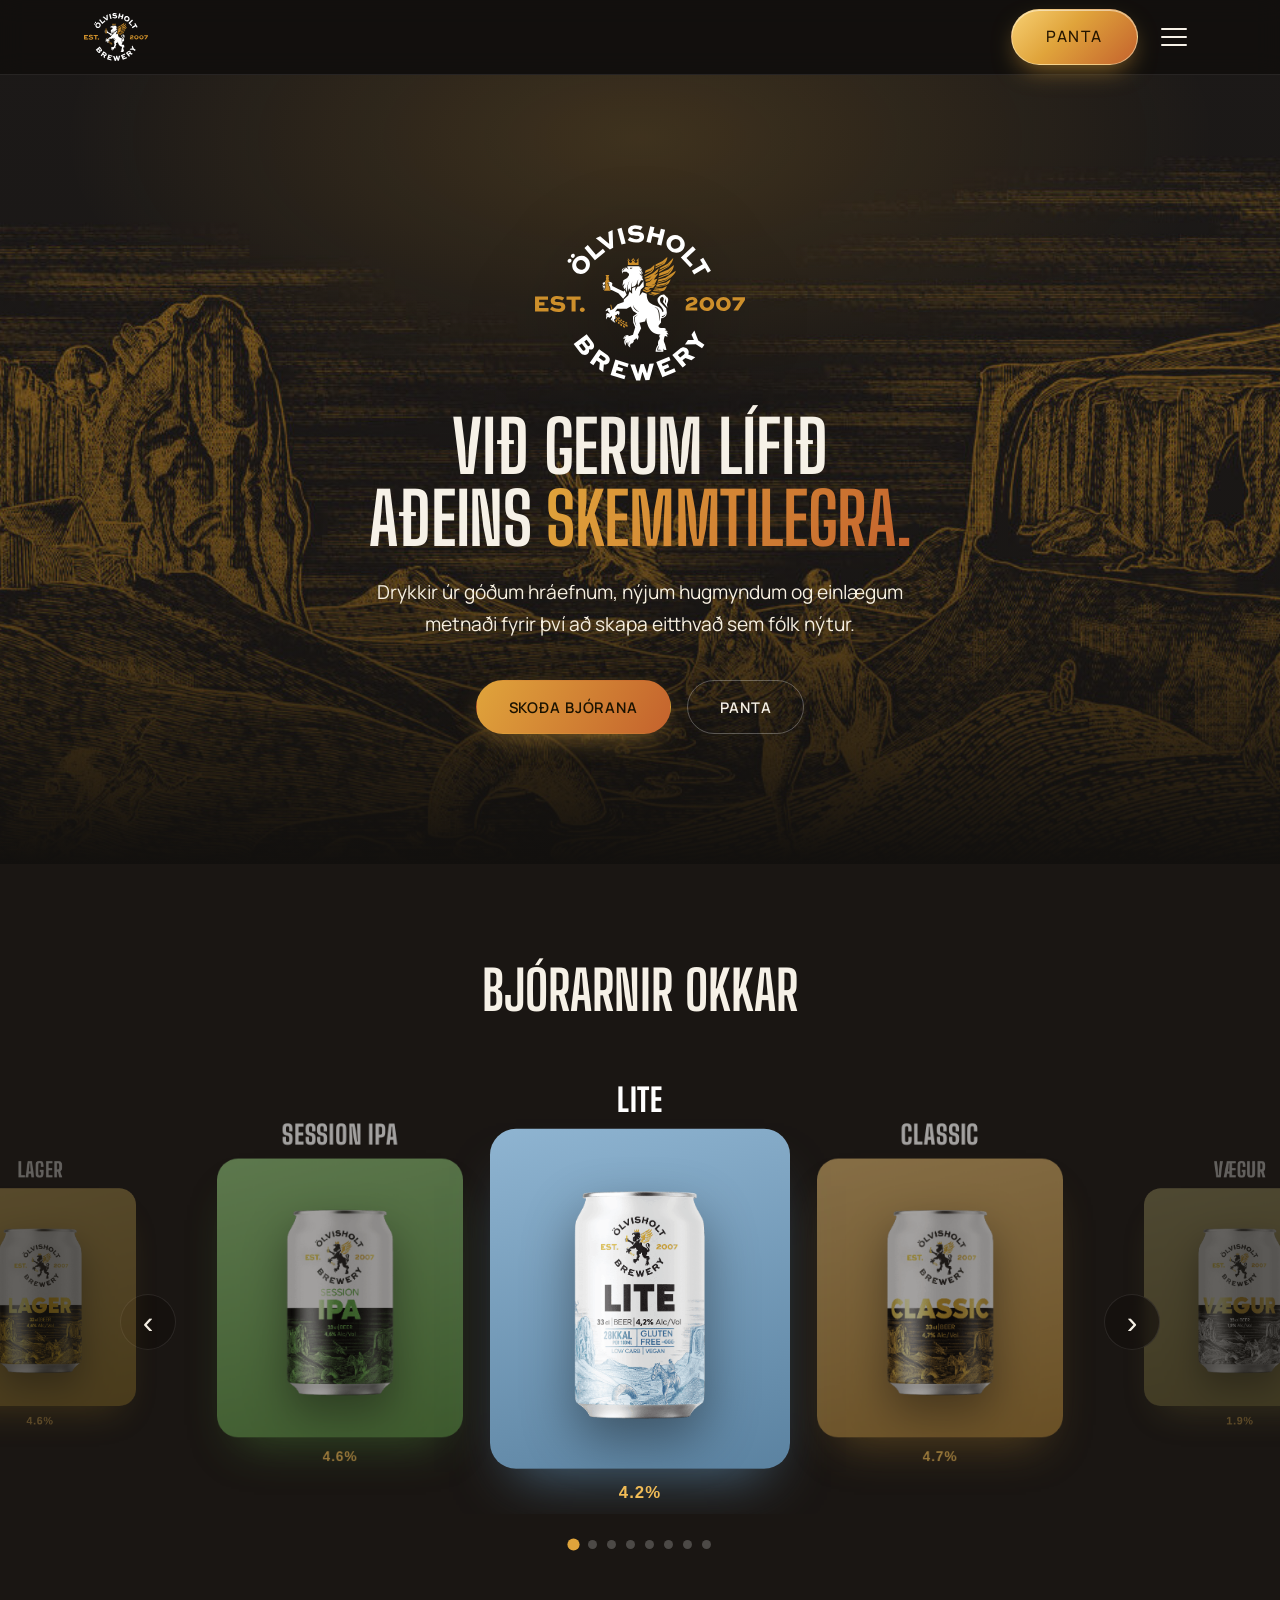
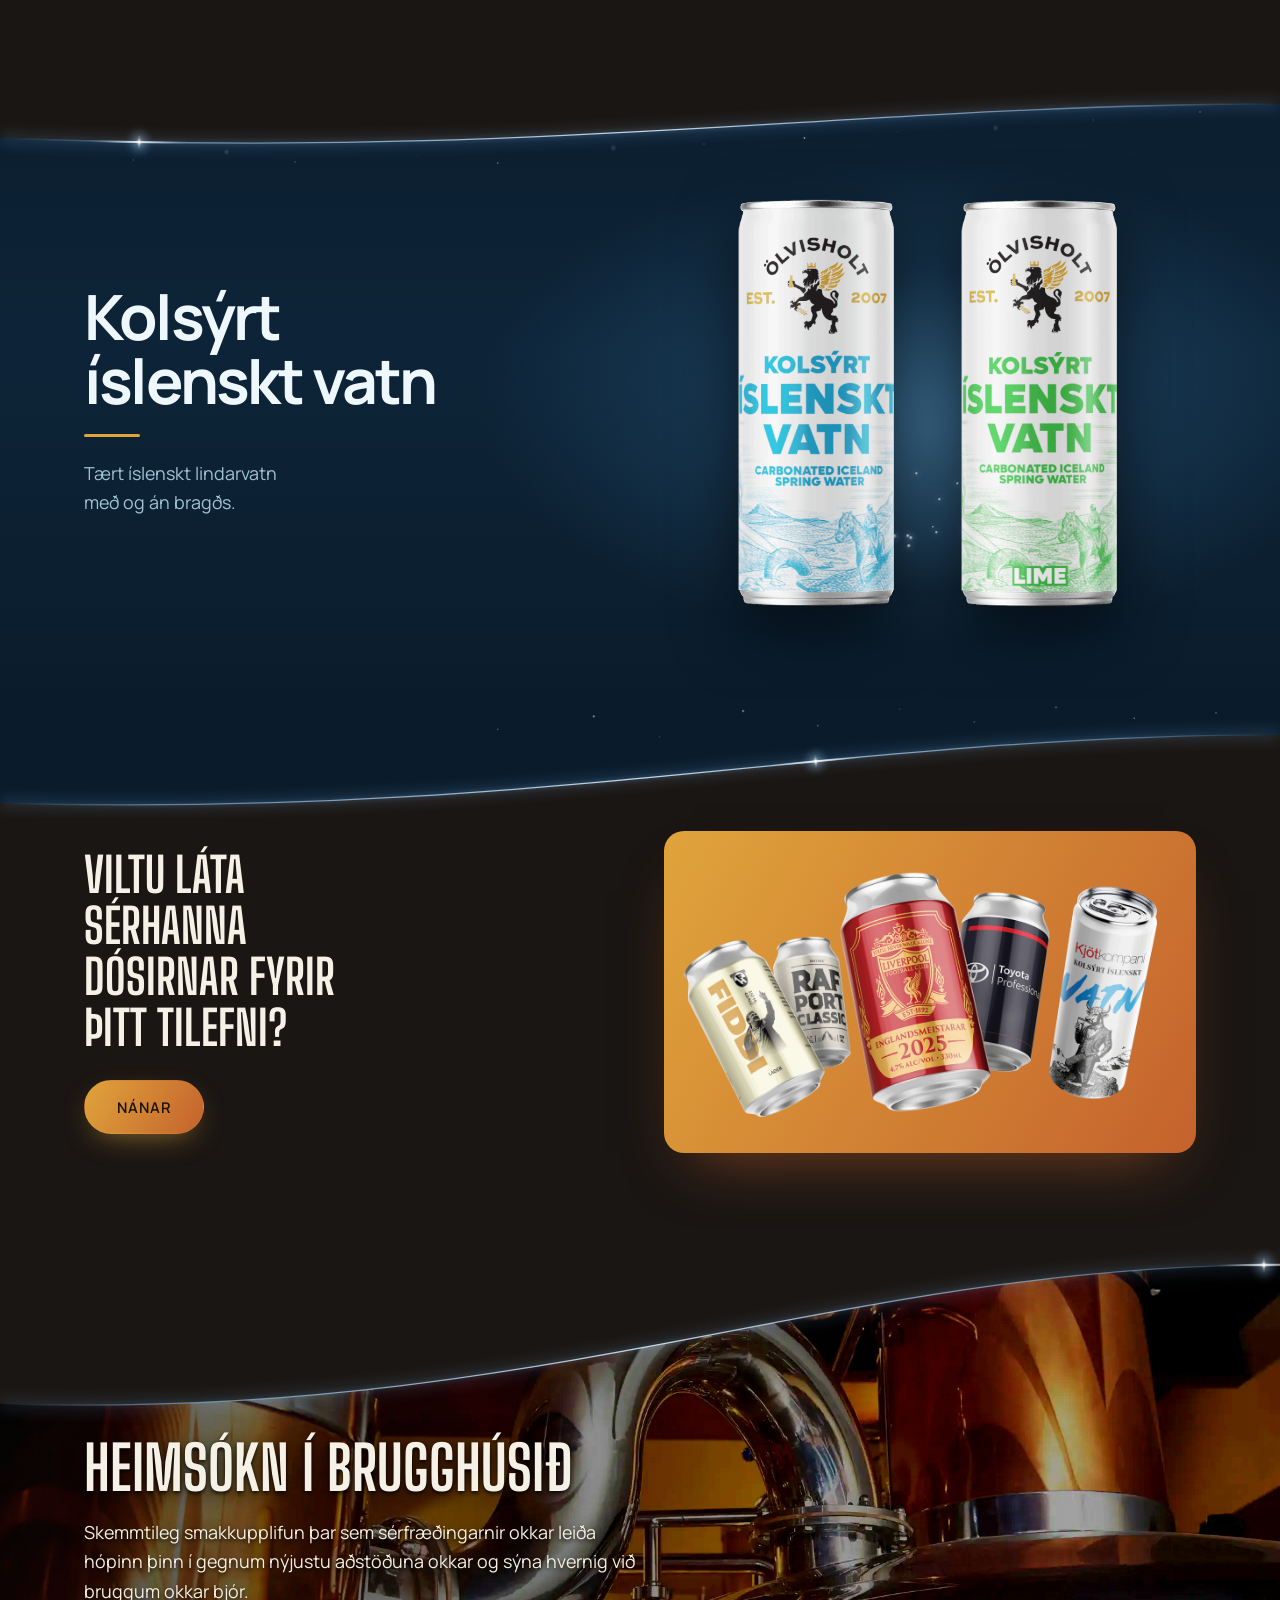
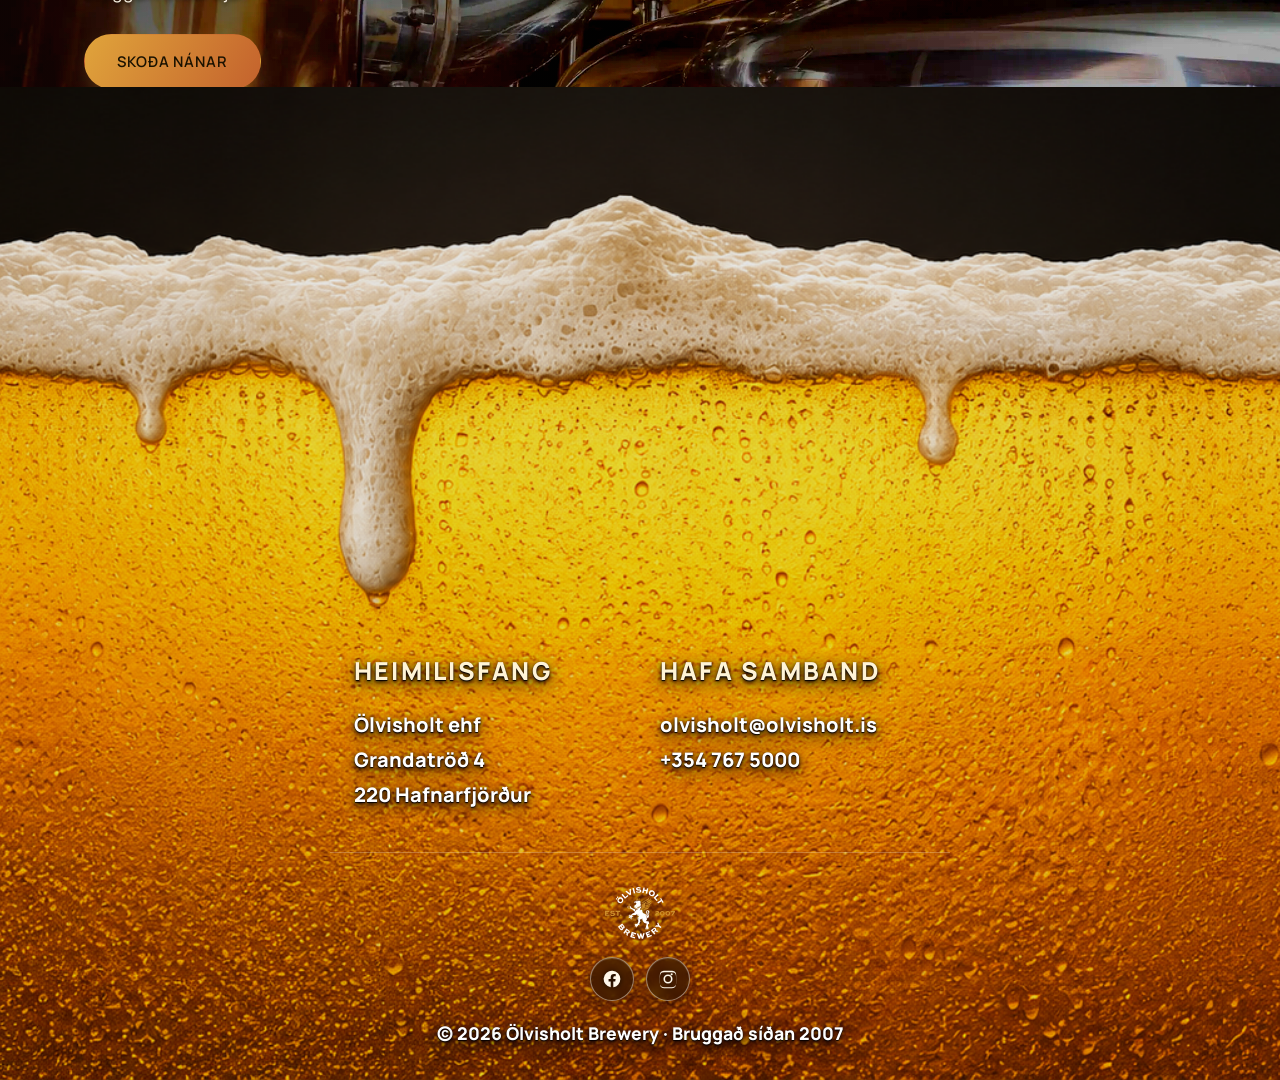
<file: index.html>
<!DOCTYPE html>
<html lang="is">
<head>
  <meta charset="UTF-8" />
  <meta name="viewport" content="width=device-width, initial-scale=1.0" />
  <title>Ölvisholt Brewery</title>
  <meta name="description" content="Handverksbrugghús á Suðurlandi. Bruggað síðan 2007." />
  <link rel="preconnect" href="https://fonts.googleapis.com" />
  <link rel="preconnect" href="https://fonts.gstatic.com" crossorigin />
  <link href="https://fonts.googleapis.com/css2?family=Big+Shoulders+Display:wght@600;700;800&family=Manrope:wght@400;500;600;700;800&display=swap" rel="stylesheet" />
  <link rel="icon" href="favicon.ico?v=2" sizes="any" />
  <link rel="icon" type="image/png" sizes="16x16" href="assets/img/favicon-16.png?v=2" />
  <link rel="icon" type="image/png" sizes="32x32" href="assets/img/favicon-32.png?v=2" />
  <link rel="icon" type="image/png" sizes="48x48" href="assets/img/favicon-48.png?v=2" />
  <link rel="icon" type="image/png" sizes="512x512" href="assets/img/favicon.png?v=2" />
  <link rel="apple-touch-icon" sizes="180x180" href="assets/img/favicon-180.png?v=2" />
  <link rel="stylesheet" href="styles.css" />
</head>
<body>
  <header class="site-header">
    <div class="container header-inner">
      <a href="index.html" class="brand">
        <img src="assets/img/logo-white.svg" alt="Ölvisholt Brewery" />
      </a>
      <div class="header-right">
        <a href="panta.html" class="btn-panta">Panta</a>
        <button class="menu-toggle" type="button" aria-label="Valmynd" aria-expanded="false" aria-controls="site-menu">
          <span></span><span></span><span></span>
        </button>
      </div>
    </div>
  </header>

  <nav class="site-menu" id="site-menu" aria-hidden="true">
    <button class="menu-close" type="button" aria-label="Loka valmynd">&times;</button>
    <ul>
      <li><a href="index.html#bjor">Skoða bjóra</a></li>
      <li><a href="sermerking.html">Sérmerkt</a></li>
      <li><a href="brugghus.html">Brugghúsið</a></li>
      <li><a href="um-okkur.html">Um okkur</a></li>
    </ul>
  </nav>

  <main id="top">
    <!-- HERO -->
    <section class="hero">
      <div class="hero-bg" aria-hidden="true"></div>
      <div class="container hero-inner">
        <img class="hero-logo" src="assets/img/logo-white.svg" alt="Ölvisholt Brewery" />
        <h1>Við gerum lífið<br />aðeins <span class="hl">skemmtilegra.</span></h1>
        <p class="lead">Drykkir úr góðum hráefnum, nýjum hugmyndum og einlægum metnaði fyrir því að skapa eitthvað sem fólk nýtur.</p>
        <div class="hero-actions">
          <a href="index.html#bjor" class="btn btn-primary">Skoða bjórana</a>
          <a href="panta.html" class="btn btn-ghost">Panta</a>
        </div>
      </div>
    </section>

    <!-- BEERS -->
    <section id="bjor" class="beers">
      <div class="container">
        <div class="section-head reveal">
          <h2>Bjórarnir okkar</h2>
        </div>
      </div>
      <div class="beer-experience" id="beer-exp">
        <button class="car-nav car-prev" id="car-prev" aria-label="Fyrri bjór">&lsaquo;</button>
        <div class="carousel" id="carousel" tabindex="0" aria-label="Bjórar"></div>
        <button class="car-nav car-next" id="car-next" aria-label="Næsti bjór">&rsaquo;</button>
        <aside class="beer-panel" id="beer-panel" aria-live="polite">
          <button class="panel-close" id="panel-close" aria-label="Loka">&times;</button>
          <span class="panel-abv" id="panel-abv"></span>
          <h3 class="panel-name" id="panel-name"></h3>
          <p class="panel-desc" id="panel-desc"></p>
        </aside>
      </div>
      <div class="container">
        <div class="car-dots" id="car-dots"></div>
      </div>
    </section>

    <!-- SÓDAVATN -->
    <section id="vatn" class="aqua">
      <svg class="sect-curve aqua-top-curve" viewBox="0 0 1440 120" preserveAspectRatio="none" aria-hidden="true">
        <defs>
          <linearGradient id="lineBlue" x1="0" y1="0" x2="1" y2="0">
            <stop offset="0" stop-color="#7fb4e6" stop-opacity="0" />
            <stop offset="0.12" stop-color="#8fc0ee" stop-opacity="0.55" />
            <stop offset="0.5" stop-color="#d3e8fb" stop-opacity="0.92" />
            <stop offset="0.88" stop-color="#8fc0ee" stop-opacity="0.5" />
            <stop offset="1" stop-color="#7fb4e6" stop-opacity="0" />
          </linearGradient>
          <!-- traveling glow segment: cool-blue wake with a hot white centre -->
          <linearGradient id="curveGlow" x1="0" y1="0" x2="1" y2="0">
            <stop offset="0" stop-color="#6fb0e8" stop-opacity="0" />
            <stop offset="0.42" stop-color="#bfe0fb" stop-opacity="0.45" />
            <stop offset="0.53" stop-color="#ffffff" stop-opacity="0.98" />
            <stop offset="0.64" stop-color="#cfe6fa" stop-opacity="0.5" />
            <stop offset="1" stop-color="#6fb0e8" stop-opacity="0" />
          </linearGradient>
          <!-- lens-flare bead pieces -->
          <radialGradient id="flareCore">
            <stop offset="0" stop-color="#ffffff" stop-opacity="1" />
            <stop offset="0.4" stop-color="#ffedc8" stop-opacity="0.5" />
            <stop offset="1" stop-color="#ffedc8" stop-opacity="0" />
          </radialGradient>
          <radialGradient id="flareBloom">
            <stop offset="0" stop-color="#eaf4ff" stop-opacity="0.7" />
            <stop offset="0.35" stop-color="#8fbfe8" stop-opacity="0.28" />
            <stop offset="1" stop-color="#8fbfe8" stop-opacity="0" />
          </radialGradient>
          <linearGradient id="streakH" x1="0" y1="0" x2="1" y2="0">
            <stop offset="0" stop-color="#dbeeff" stop-opacity="0" />
            <stop offset="0.5" stop-color="#f4faff" stop-opacity="0.85" />
            <stop offset="1" stop-color="#dbeeff" stop-opacity="0" />
          </linearGradient>
          <linearGradient id="streakV" x1="0" y1="0" x2="0" y2="1">
            <stop offset="0" stop-color="#ffffff" stop-opacity="0" />
            <stop offset="0.5" stop-color="#ffffff" stop-opacity="0.5" />
            <stop offset="1" stop-color="#ffffff" stop-opacity="0" />
          </linearGradient>
          <radialGradient id="dustSoft">
            <stop offset="0" stop-color="#dbeeff" stop-opacity="0.7" />
            <stop offset="1" stop-color="#dbeeff" stop-opacity="0" />
          </radialGradient>
        </defs>
        <path class="curve-fill" fill="#1a1613" d="M0,0 H1440 V56 C 960,56 620,112 0,90 Z" />
        <g class="curve-dust" fill="#cfe4f7">
          <circle cx="150" cy="112" r="0.7"><animate attributeName="opacity" values="0.1;0.5;0.1" dur="5.6s" begin="-3s" repeatCount="indefinite" /></circle>
          <circle class="bokeh" cx="255" cy="104" r="3.2" fill="url(#dustSoft)"><animate attributeName="opacity" values="0.08;0.32;0.08" dur="7.4s" begin="-1.6s" repeatCount="indefinite" /></circle>
          <circle cx="332" cy="114" r="0.8"><animate attributeName="opacity" values="0.1;0.55;0.1" dur="5s" begin="-2.2s" repeatCount="indefinite" /></circle>
          <circle cx="470" cy="108" r="0.6"><animate attributeName="opacity" values="0.1;0.45;0.1" dur="6.2s" begin="-4s" repeatCount="indefinite" /></circle>
          <circle cx="560" cy="115" r="0.9"><animate attributeName="opacity" values="0.12;0.6;0.12" dur="4.6s" begin="-1.8s" repeatCount="indefinite" /></circle>
          <circle class="bokeh" cx="690" cy="100" r="4" fill="url(#dustSoft)"><animate attributeName="opacity" values="0.06;0.28;0.06" dur="8s" begin="-3.4s" repeatCount="indefinite" /></circle>
          <circle cx="792" cy="96" r="0.7"><animate attributeName="opacity" values="0.1;0.55;0.1" dur="5.2s" begin="-2.6s" repeatCount="indefinite" /></circle>
          <circle cx="905" cy="90" r="1.0"><animate attributeName="opacity" values="0.14;0.68;0.14" dur="4s" begin="-0.7s" repeatCount="indefinite" /></circle>
          <circle cx="1010" cy="84" r="0.7"><animate attributeName="opacity" values="0.1;0.5;0.1" dur="5.8s" begin="-3.9s" repeatCount="indefinite" /></circle>
          <circle class="bokeh" cx="1120" cy="80" r="3.6" fill="url(#dustSoft)"><animate attributeName="opacity" values="0.07;0.3;0.07" dur="7.2s" begin="-1.1s" repeatCount="indefinite" /></circle>
          <circle cx="1230" cy="72" r="0.9"><animate attributeName="opacity" values="0.12;0.62;0.12" dur="4.4s" begin="-2.9s" repeatCount="indefinite" /></circle>
          <circle cx="1350" cy="64" r="0.7"><animate attributeName="opacity" values="0.1;0.55;0.1" dur="5.4s" begin="-1.4s" repeatCount="indefinite" /></circle>
        </g>
        <path class="curve-atmo" d="M0,90 C 620,112 960,56 1440,56" />
        <path class="curve-line" d="M0,90 C 620,112 960,56 1440,56" />
        <g class="curve-flare" opacity="0">
          <animate attributeName="opacity" values="0;1;1;0" keyTimes="0;0.08;0.92;1" dur="6.5s" repeatCount="indefinite" />
          <animateMotion dur="6.5s" repeatCount="indefinite" rotate="auto" calcMode="spline" keyPoints="0;1" keyTimes="0;1" keySplines="0.45 0 0.55 1" path="M0,90 C 620,112 960,56 1440,56" />
          <ellipse class="flare-bloom" rx="15" ry="15" fill="url(#flareBloom)" />
          <ellipse class="flare-hstreak" rx="56" ry="1.1" fill="url(#streakH)" />
          <ellipse class="flare-vstreak" rx="1.1" ry="8" fill="url(#streakV)" />
          <circle class="flare-glow" r="3.4" fill="url(#flareCore)" />
          <circle class="flare-core" r="1.1" fill="#ffffff" />
        </g>
      </svg>
      <div class="container aqua-inner">
        <div class="aqua-text reveal">
          <h2>Kolsýrt <br />íslenskt vatn</h2>
          <span class="aqua-rule"></span>
          <p class="aqua-sub">Tært íslenskt lindarvatn <br />með og án bragðs.</p>
        </div>
        <div class="aqua-stage reveal reveal-1">
          <div class="aqua-glow" aria-hidden="true"></div>
          <div class="aqua-fizz" aria-hidden="true"></div>
          <div class="aqua-cans">
            <img src="assets/img/vatn-plain.png" alt="Ölvisholt kolsýrt íslenskt vatn" loading="lazy" />
            <img src="assets/img/vatn-lime.png" alt="Ölvisholt kolsýrt íslenskt vatn – Lime" loading="lazy" />
          </div>
        </div>
      </div>
    </section>

    <!-- SÉRMERKING -->
    <section id="sermerking" class="custom">
      <svg class="sect-curve custom-curve" viewBox="0 0 1440 130" preserveAspectRatio="none" aria-hidden="true">
        <path class="curve-fill" fill="#0a1c2c" d="M0,0 H1440 V40 C 940,40 620,130 0,114 Z" />
        <g class="curve-dust" fill="#cfe4f7">
          <circle cx="560" cy="34" r="0.9"><animate attributeName="opacity" values="0.1;0.5;0.1" dur="5.4s" begin="-2.4s" repeatCount="indefinite" /></circle>
          <circle cx="668" cy="20" r="1.2"><animate attributeName="opacity" values="0.12;0.6;0.12" dur="4.2s" begin="-0.8s" repeatCount="indefinite" /></circle>
          <circle cx="742" cy="42" r="0.8"><animate attributeName="opacity" values="0.1;0.45;0.1" dur="6s" begin="-3.4s" repeatCount="indefinite" /></circle>
          <circle cx="836" cy="14" r="1.4"><animate attributeName="opacity" values="0.15;0.7;0.15" dur="3.9s" begin="-1.5s" repeatCount="indefinite" /></circle>
          <circle cx="920" cy="30" r="0.9"><animate attributeName="opacity" values="0.1;0.5;0.1" dur="5.1s" begin="-2s" repeatCount="indefinite" /></circle>
          <circle cx="1012" cy="12" r="1.1"><animate attributeName="opacity" values="0.12;0.6;0.12" dur="4.7s" begin="-3.1s" repeatCount="indefinite" /></circle>
          <circle cx="1096" cy="26" r="0.8"><animate attributeName="opacity" values="0.1;0.45;0.1" dur="5.8s" begin="-0.6s" repeatCount="indefinite" /></circle>
          <circle cx="1188" cy="10" r="1.3"><animate attributeName="opacity" values="0.14;0.65;0.14" dur="4s" begin="-2.8s" repeatCount="indefinite" /></circle>
          <circle cx="1276" cy="22" r="0.9"><animate attributeName="opacity" values="0.1;0.5;0.1" dur="5.5s" begin="-1.2s" repeatCount="indefinite" /></circle>
          <circle cx="1368" cy="16" r="1.1"><animate attributeName="opacity" values="0.12;0.55;0.12" dur="4.5s" begin="-3.7s" repeatCount="indefinite" /></circle>
        </g>
        <path class="curve-atmo" d="M0,114 C 620,130 940,40 1440,40" />
        <path class="curve-line" d="M0,114 C 620,130 940,40 1440,40" />
        <g class="curve-flare" opacity="0">
          <animate attributeName="opacity" values="0;1;1;0" keyTimes="0;0.08;0.92;1" dur="6.5s" begin="-2.2s" repeatCount="indefinite" />
          <animateMotion dur="6.5s" repeatCount="indefinite" rotate="auto" calcMode="spline" keyPoints="0;1" keyTimes="0;1" keySplines="0.45 0 0.55 1" begin="-2.2s" path="M0,114 C 620,130 940,40 1440,40" />
          <ellipse class="flare-bloom" rx="15" ry="15" fill="url(#flareBloom)" />
          <ellipse class="flare-hstreak" rx="56" ry="1.1" fill="url(#streakH)" />
          <ellipse class="flare-vstreak" rx="1.1" ry="8" fill="url(#streakV)" />
          <circle class="flare-glow" r="3.4" fill="url(#flareCore)" />
          <circle class="flare-core" r="1.1" fill="#ffffff" />
        </g>
      </svg>
      <div class="container custom-inner">
        <div class="custom-copy reveal">
          <h2>Viltu láta sérhanna dósirnar fyrir þitt tilefni?</h2>
          <a href="sermerking.html" class="btn btn-primary">Nánar</a>
        </div>
        <div class="custom-media reveal reveal-1">
          <img src="assets/img/sermerking.png" alt="Sérmerktur bjór frá Ölvisholti" loading="lazy" />
        </div>
      </div>
    </section>

    <!-- BRUGGHÚSIÐ / HEIMSÓKN -->
    <section id="brugghus" class="visit">
      <div class="visit-bg" aria-hidden="true"></div>
      <svg class="visit-curve sect-curve" viewBox="0 0 1440 190" preserveAspectRatio="none" aria-hidden="true">
        <path class="curve-fill" fill="#1a1613" d="M0,0 H1440 V36 C 940,36 620,184 0,168 Z" />
        <path class="curve-atmo" d="M0,168 C 620,184 940,36 1440,36" />
        <path class="curve-line" d="M0,168 C 620,184 940,36 1440,36" />
        <g class="curve-flare" opacity="0">
          <animate attributeName="opacity" values="0;1;1;0" keyTimes="0;0.08;0.92;1" dur="6.5s" begin="-4.4s" repeatCount="indefinite" />
          <animateMotion dur="6.5s" repeatCount="indefinite" rotate="auto" calcMode="spline" keyPoints="0;1" keyTimes="0;1" keySplines="0.45 0 0.55 1" begin="-4.4s" path="M0,168 C 620,184 940,36 1440,36" />
          <ellipse class="flare-bloom" rx="15" ry="15" fill="url(#flareBloom)" />
          <ellipse class="flare-hstreak" rx="56" ry="1.1" fill="url(#streakH)" />
          <ellipse class="flare-vstreak" rx="1.1" ry="8" fill="url(#streakV)" />
          <circle class="flare-glow" r="3.4" fill="url(#flareCore)" />
          <circle class="flare-core" r="1.1" fill="#ffffff" />
        </g>
      </svg>
      <div class="container">
        <div class="visit-text reveal">
          <h2>Heimsókn í brugghúsið</h2>
          <p class="visit-lead">Skemmtileg smakkupplifun þar sem sérfræðingarnir okkar leiða hópinn þinn í gegnum nýjustu aðstöðuna okkar og sýna hvernig við bruggum okkar bjór.</p>
          <a href="brugghus.html" class="btn btn-primary">Skoða nánar</a>
        </div>
      </div>
    </section>
  </main>

  <footer id="hafa-samband" class="site-footer">
    <img class="footer-foam-photo" src="assets/img/footer-beer.png" alt="" aria-hidden="true" decoding="async" />
    <div class="footer-bubbles" aria-hidden="true">
      <span style="left:6%; width:7px; height:7px; --rise:-160px; animation-duration:6.5s; animation-delay:0s;"></span>
      <span style="left:16%; width:5px; height:5px; --rise:-140px; animation-duration:5.2s; animation-delay:1.1s;"></span>
      <span style="left:28%; width:9px; height:9px; --rise:-190px; animation-duration:7.4s; animation-delay:2.3s;"></span>
      <span style="left:41%; width:6px; height:6px; --rise:-150px; animation-duration:5.8s; animation-delay:0.6s;"></span>
      <span style="left:54%; width:8px; height:8px; --rise:-175px; animation-duration:6.9s; animation-delay:3s;"></span>
      <span style="left:66%; width:5px; height:5px; --rise:-135px; animation-duration:5.5s; animation-delay:1.8s;"></span>
      <span style="left:77%; width:7px; height:7px; --rise:-165px; animation-duration:6.2s; animation-delay:2.6s;"></span>
      <span style="left:88%; width:6px; height:6px; --rise:-150px; animation-duration:5.9s; animation-delay:0.3s;"></span>
      <span style="left:95%; width:9px; height:9px; --rise:-185px; animation-duration:7.1s; animation-delay:1.4s;"></span>
    </div>
    <div class="container footer-grid footer-grid--slim">
      <div class="footer-col">
        <h4>Heimilisfang</h4>
        <p>Ölvisholt ehf<br />Grandatröð 4<br />220 Hafnarfjörður</p>
      </div>
      <div class="footer-col">
        <h4>Hafa samband</h4>
        <p>
          <a href="mailto:olvisholt@olvisholt.is">olvisholt@olvisholt.is</a><br />
          <a href="tel:+3547675000">+354 767 5000</a>
        </p>
      </div>
    </div>
    <div class="container footer-bottom">
      <img src="assets/img/logo-white.svg" alt="Ölvisholt Brewery" class="footer-mark" />
      <div class="footer-social">
          <a href="https://www.facebook.com/olvisholt" target="_blank" rel="noopener" aria-label="Facebook">
            <svg viewBox="0 0 24 24" aria-hidden="true"><path d="M22 12a10 10 0 1 0-11.56 9.88v-6.99H7.9V12h2.54V9.8c0-2.5 1.49-3.89 3.78-3.89 1.09 0 2.24.2 2.24.2v2.46h-1.26c-1.24 0-1.63.77-1.63 1.56V12h2.78l-.44 2.89h-2.34v6.99A10 10 0 0 0 22 12z"/></svg>
          </a>
          <a href="https://www.instagram.com/olvisholt_brewery/" target="_blank" rel="noopener" aria-label="Instagram">
            <svg viewBox="0 0 24 24" aria-hidden="true"><path d="M12 2.16c3.2 0 3.58.01 4.85.07 1.17.05 1.8.25 2.23.41.56.22.96.48 1.38.9.42.42.68.82.9 1.38.16.42.36 1.06.41 2.23.06 1.27.07 1.65.07 4.85s-.01 3.58-.07 4.85c-.05 1.17-.25 1.8-.41 2.23-.22.56-.48.96-.9 1.38-.42.42-.82.68-1.38.9-.42.16-1.06.36-2.23.41-1.27.06-1.65.07-4.85.07s-3.58-.01-4.85-.07c-1.17-.05-1.8-.25-2.23-.41-.56-.22-.96-.48-1.38-.9-.42-.42-.68-.82-.9-1.38-.16-.42-.36-1.06-.41-2.23C2.17 15.58 2.16 15.2 2.16 12s.01-3.58.07-4.85c.05-1.17.25-1.8.41-2.23.22-.56.48-.96.9-1.38.42-.42.82-.68 1.38-.9.42-.16 1.06-.36 2.23-.41C8.42 2.17 8.8 2.16 12 2.16zm0 1.62c-3.15 0-3.52.01-4.76.07-1.15.05-1.77.24-2.19.41-.55.21-.94.47-1.35.88-.41.41-.67.8-.88 1.35-.17.42-.36 1.04-.41 2.19-.06 1.24-.07 1.61-.07 4.76s.01 3.52.07 4.76c.05 1.15.24 1.77.41 2.19.21.55.47.94.88 1.35.41.41.8.67 1.35.88.42.17 1.04.36 2.19.41 1.24.06 1.61.07 4.76.07s3.52-.01 4.76-.07c1.15-.05 1.77-.24 2.19-.41.55-.21.94-.47 1.35-.88.41-.41.67-.8.88-1.35.17-.42.36-1.04.41-2.19.06-1.24.07-1.61.07-4.76s-.01-3.52-.07-4.76c-.05-1.15-.24-1.77-.41-2.19-.21-.55-.47-.94-.88-1.35-.41-.41-.8-.67-1.35-.88-.42-.17-1.04-.36-2.19-.41-1.24-.06-1.61-.07-4.76-.07zm0 2.76a5.46 5.46 0 1 0 0 10.92 5.46 5.46 0 0 0 0-10.92zm0 9a3.54 3.54 0 1 1 0-7.08 3.54 3.54 0 0 1 0 7.08zm5.68-9.23a1.28 1.28 0 1 1-2.56 0 1.28 1.28 0 0 1 2.56 0z"/></svg>
          </a>
        </div>
      <p>© <span id="year"></span> Ölvisholt Brewery · Bruggað síðan 2007</p>
    </div>
  </footer>

  <script src="main.js"></script>
  <script src="nav.js"></script>
</body>
</html>
</file>
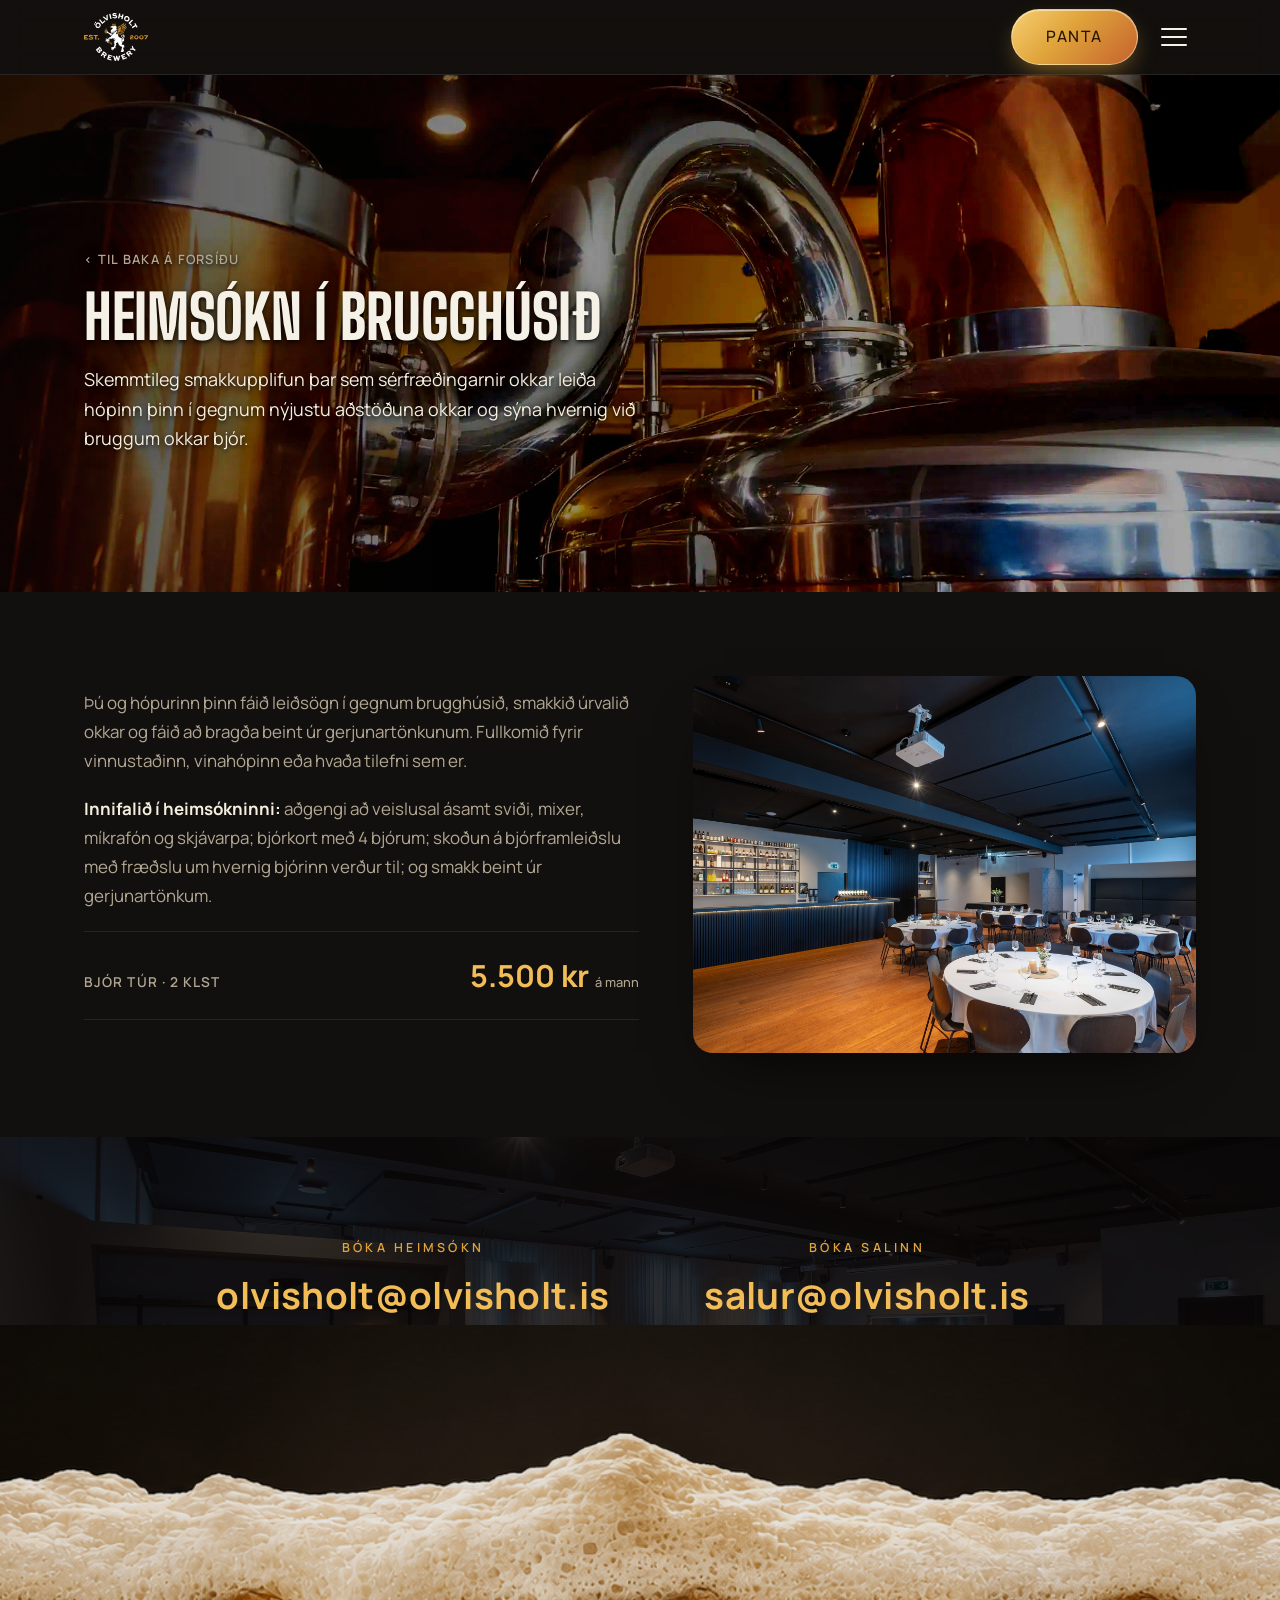
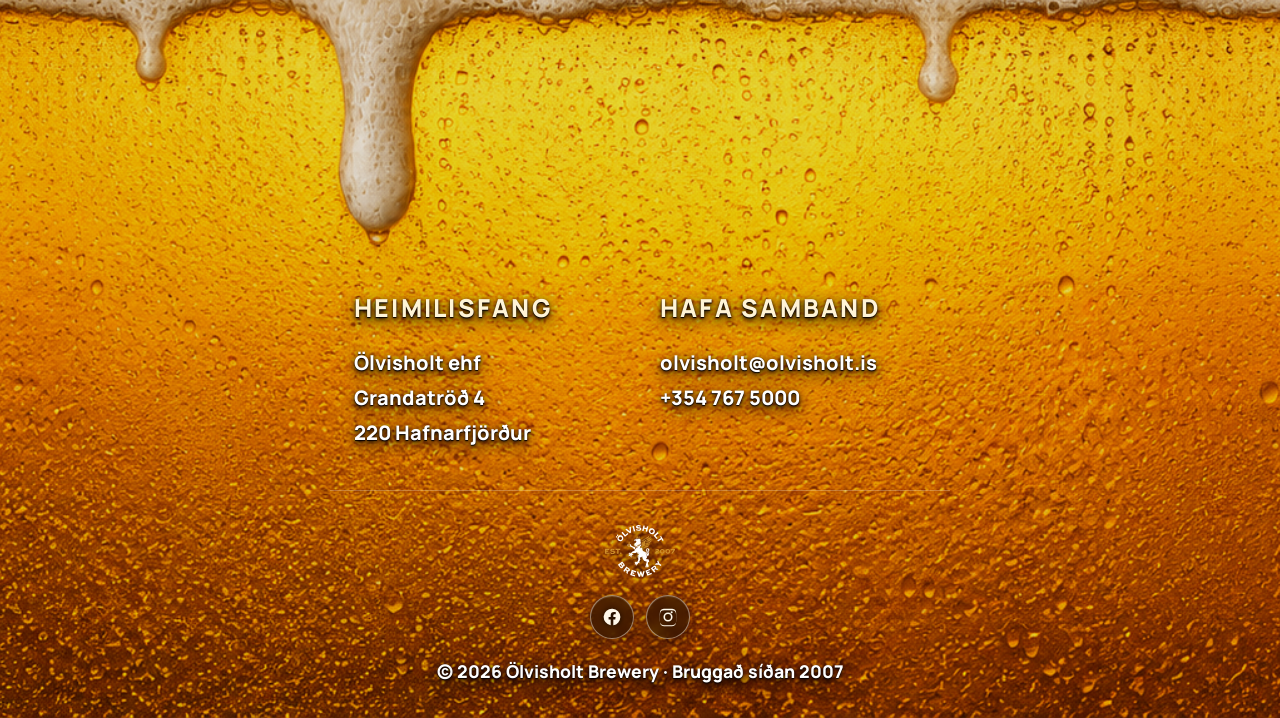
<file: brugghus.html>
<!DOCTYPE html>
<html lang="is">
<head>
  <meta charset="UTF-8" />
  <meta name="viewport" content="width=device-width, initial-scale=1.0" />
  <title>Heimsókn í brugghúsið · Ölvisholt Brewery</title>
  <meta name="description" content="Skemmtileg smakkupplifun í brugghúsinu okkar — bjór túr með fræðslu, smakk og aðgengi að veislusal." />
  <link rel="preconnect" href="https://fonts.googleapis.com" />
  <link rel="preconnect" href="https://fonts.gstatic.com" crossorigin />
  <link href="https://fonts.googleapis.com/css2?family=Big+Shoulders+Display:wght@600;700;800&family=Manrope:wght@400;500;600;700;800&display=swap" rel="stylesheet" />
  <link rel="icon" href="favicon.ico?v=2" sizes="any" />
  <link rel="icon" type="image/png" sizes="16x16" href="assets/img/favicon-16.png?v=2" />
  <link rel="icon" type="image/png" sizes="32x32" href="assets/img/favicon-32.png?v=2" />
  <link rel="icon" type="image/png" sizes="48x48" href="assets/img/favicon-48.png?v=2" />
  <link rel="icon" type="image/png" sizes="512x512" href="assets/img/favicon.png?v=2" />
  <link rel="apple-touch-icon" sizes="180x180" href="assets/img/favicon-180.png?v=2" />
  <link rel="stylesheet" href="styles.css" />
</head>
<body>
  <header class="site-header">
    <div class="container header-inner">
      <a href="index.html" class="brand">
        <img src="assets/img/logo-white.svg" alt="Ölvisholt Brewery" />
      </a>
      <div class="header-right">
        <a href="panta.html" class="btn-panta">Panta</a>
        <button class="menu-toggle" type="button" aria-label="Valmynd" aria-expanded="false" aria-controls="site-menu">
          <span></span><span></span><span></span>
        </button>
      </div>
    </div>
  </header>

  <nav class="site-menu" id="site-menu" aria-hidden="true">
    <button class="menu-close" type="button" aria-label="Loka valmynd">&times;</button>
    <ul>
      <li><a href="index.html#bjor">Skoða bjóra</a></li>
      <li><a href="sermerking.html">Sérmerkt</a></li>
      <li><a href="brugghus.html">Brugghúsið</a></li>
      <li><a href="um-okkur.html">Um okkur</a></li>
    </ul>
  </nav>

  <main>
    <!-- Hero -->
    <section class="brugg-hero">
      <div class="brugg-hero-bg" aria-hidden="true"></div>
      <div class="container brugg-hero-inner">
        <div class="visit-text">
          <a href="index.html" class="back-link">&lsaquo; Til baka á forsíðu</a>
          <h1>Heimsókn í brugghúsið</h1>
          <p class="visit-lead">Skemmtileg smakkupplifun þar sem sérfræðingarnir okkar leiða hópinn þinn í gegnum nýjustu aðstöðuna okkar og sýna hvernig við bruggum okkar bjór.</p>
        </div>
      </div>
    </section>

    <!-- Description (what's included is part of it) -->
    <section class="brugg-body">
      <div class="container brugg-grid">
        <div class="brugg-copy reveal">
          <p>Þú og hópurinn þinn fáið leiðsögn í gegnum brugghúsið, smakkið úrvalið okkar og fáið að bragða beint úr gerjunartönkunum. Fullkomið fyrir vinnustaðinn, vinahópinn eða hvaða tilefni sem er.</p>
          <p><strong>Innifalið í heimsókninni:</strong> aðgengi að veislusal ásamt sviði, mixer, míkrafón og skjávarpa; bjórkort með 4 bjórum; skoðun á bjórframleiðslu með fræðslu um hvernig bjórinn verður til; og smakk beint úr gerjunartönkum.</p>
          <p class="price-line"><span>Bjór túr · 2 klst</span><strong>5.500 kr <small>á mann</small></strong></p>
        </div>
        <div class="brugg-media reveal reveal-1">
          <img src="assets/img/salir-3.jpg" alt="Veislusalur Ölvisholt með bar og borðum" loading="lazy" />
        </div>
      </div>
    </section>

    <!-- Contact -->
    <section class="brugg-contact">
      <div class="brugg-contact-bg" aria-hidden="true"></div>
      <div class="container brugg-contact-inner reveal">
        <div class="contact-grid">
          <div class="contact-block">
            <p class="kicker">Bóka heimsókn</p>
            <a class="contact-line" href="mailto:olvisholt@olvisholt.is">olvisholt@olvisholt.is</a>
            <a class="contact-sub" href="tel:+3547675000">+354 767 5000</a>
          </div>
          <div class="contact-block">
            <p class="kicker">Bóka salinn</p>
            <a class="contact-line" href="mailto:salur@olvisholt.is">salur@olvisholt.is</a>
            <span class="contact-sub">Sendu okkur línu og við finnum tíma sem hentar.</span>
          </div>
        </div>
      </div>
    </section>
  </main>

  <footer class="site-footer">
    <img class="footer-foam-photo" src="assets/img/footer-beer.png" alt="" aria-hidden="true" decoding="async" />
    <div class="footer-bubbles" aria-hidden="true">
      <span style="left:6%; width:7px; height:7px; --rise:-160px; animation-duration:6.5s; animation-delay:0s;"></span>
      <span style="left:16%; width:5px; height:5px; --rise:-140px; animation-duration:5.2s; animation-delay:1.1s;"></span>
      <span style="left:28%; width:9px; height:9px; --rise:-190px; animation-duration:7.4s; animation-delay:2.3s;"></span>
      <span style="left:41%; width:6px; height:6px; --rise:-150px; animation-duration:5.8s; animation-delay:0.6s;"></span>
      <span style="left:54%; width:8px; height:8px; --rise:-175px; animation-duration:6.9s; animation-delay:3s;"></span>
      <span style="left:66%; width:5px; height:5px; --rise:-135px; animation-duration:5.5s; animation-delay:1.8s;"></span>
      <span style="left:77%; width:7px; height:7px; --rise:-165px; animation-duration:6.2s; animation-delay:2.6s;"></span>
      <span style="left:88%; width:6px; height:6px; --rise:-150px; animation-duration:5.9s; animation-delay:0.3s;"></span>
      <span style="left:95%; width:9px; height:9px; --rise:-185px; animation-duration:7.1s; animation-delay:1.4s;"></span>
    </div>
    <div class="container footer-grid footer-grid--slim">
      <div class="footer-col">
        <h4>Heimilisfang</h4>
        <p>Ölvisholt ehf<br />Grandatröð 4<br />220 Hafnarfjörður</p>
      </div>
      <div class="footer-col">
        <h4>Hafa samband</h4>
        <p>
          <a href="mailto:olvisholt@olvisholt.is">olvisholt@olvisholt.is</a><br />
          <a href="tel:+3547675000">+354 767 5000</a>
        </p>
      </div>
    </div>
    <div class="container footer-bottom">
      <img src="assets/img/logo-white.svg" alt="Ölvisholt Brewery" class="footer-mark" />
      <div class="footer-social">
          <a href="https://www.facebook.com/olvisholt" target="_blank" rel="noopener" aria-label="Facebook">
            <svg viewBox="0 0 24 24" aria-hidden="true"><path d="M22 12a10 10 0 1 0-11.56 9.88v-6.99H7.9V12h2.54V9.8c0-2.5 1.49-3.89 3.78-3.89 1.09 0 2.24.2 2.24.2v2.46h-1.26c-1.24 0-1.63.77-1.63 1.56V12h2.78l-.44 2.89h-2.34v6.99A10 10 0 0 0 22 12z"/></svg>
          </a>
          <a href="https://www.instagram.com/olvisholt_brewery/" target="_blank" rel="noopener" aria-label="Instagram">
            <svg viewBox="0 0 24 24" aria-hidden="true"><path d="M12 2.16c3.2 0 3.58.01 4.85.07 1.17.05 1.8.25 2.23.41.56.22.96.48 1.38.9.42.42.68.82.9 1.38.16.42.36 1.06.41 2.23.06 1.27.07 1.65.07 4.85s-.01 3.58-.07 4.85c-.05 1.17-.25 1.8-.41 2.23-.22.56-.48.96-.9 1.38-.42.42-.82.68-1.38.9-.42.16-1.06.36-2.23.41-1.27.06-1.65.07-4.85.07s-3.58-.01-4.85-.07c-1.17-.05-1.8-.25-2.23-.41-.56-.22-.96-.48-1.38-.9-.42-.42-.68-.82-.9-1.38-.16-.42-.36-1.06-.41-2.23C2.17 15.58 2.16 15.2 2.16 12s.01-3.58.07-4.85c.05-1.17.25-1.8.41-2.23.22-.56.48-.96.9-1.38.42-.42.82-.68 1.38-.9.42-.16 1.06-.36 2.23-.41C8.42 2.17 8.8 2.16 12 2.16zm0 1.62c-3.15 0-3.52.01-4.76.07-1.15.05-1.77.24-2.19.41-.55.21-.94.47-1.35.88-.41.41-.67.8-.88 1.35-.17.42-.36 1.04-.41 2.19-.06 1.24-.07 1.61-.07 4.76s.01 3.52.07 4.76c.05 1.15.24 1.77.41 2.19.21.55.47.94.88 1.35.41.41.8.67 1.35.88.42.17 1.04.36 2.19.41 1.24.06 1.61.07 4.76.07s3.52-.01 4.76-.07c1.15-.05 1.77-.24 2.19-.41.55-.21.94-.47 1.35-.88.41-.41.67-.8.88-1.35.17-.42.36-1.04.41-2.19.06-1.24.07-1.61.07-4.76s-.01-3.52-.07-4.76c-.05-1.15-.24-1.77-.41-2.19-.21-.55-.47-.94-.88-1.35-.41-.41-.8-.67-1.35-.88-.42-.17-1.04-.36-2.19-.41-1.24-.06-1.61-.07-4.76-.07zm0 2.76a5.46 5.46 0 1 0 0 10.92 5.46 5.46 0 0 0 0-10.92zm0 9a3.54 3.54 0 1 1 0-7.08 3.54 3.54 0 0 1 0 7.08zm5.68-9.23a1.28 1.28 0 1 1-2.56 0 1.28 1.28 0 0 1 2.56 0z"/></svg>
          </a>
        </div>
      <p>© <span id="year"></span> Ölvisholt Brewery · Bruggað síðan 2007</p>
    </div>
  </footer>

  <script>document.getElementById("year").textContent = new Date().getFullYear();</script>
  <script src="nav.js"></script>
</body>
</html>
</file>
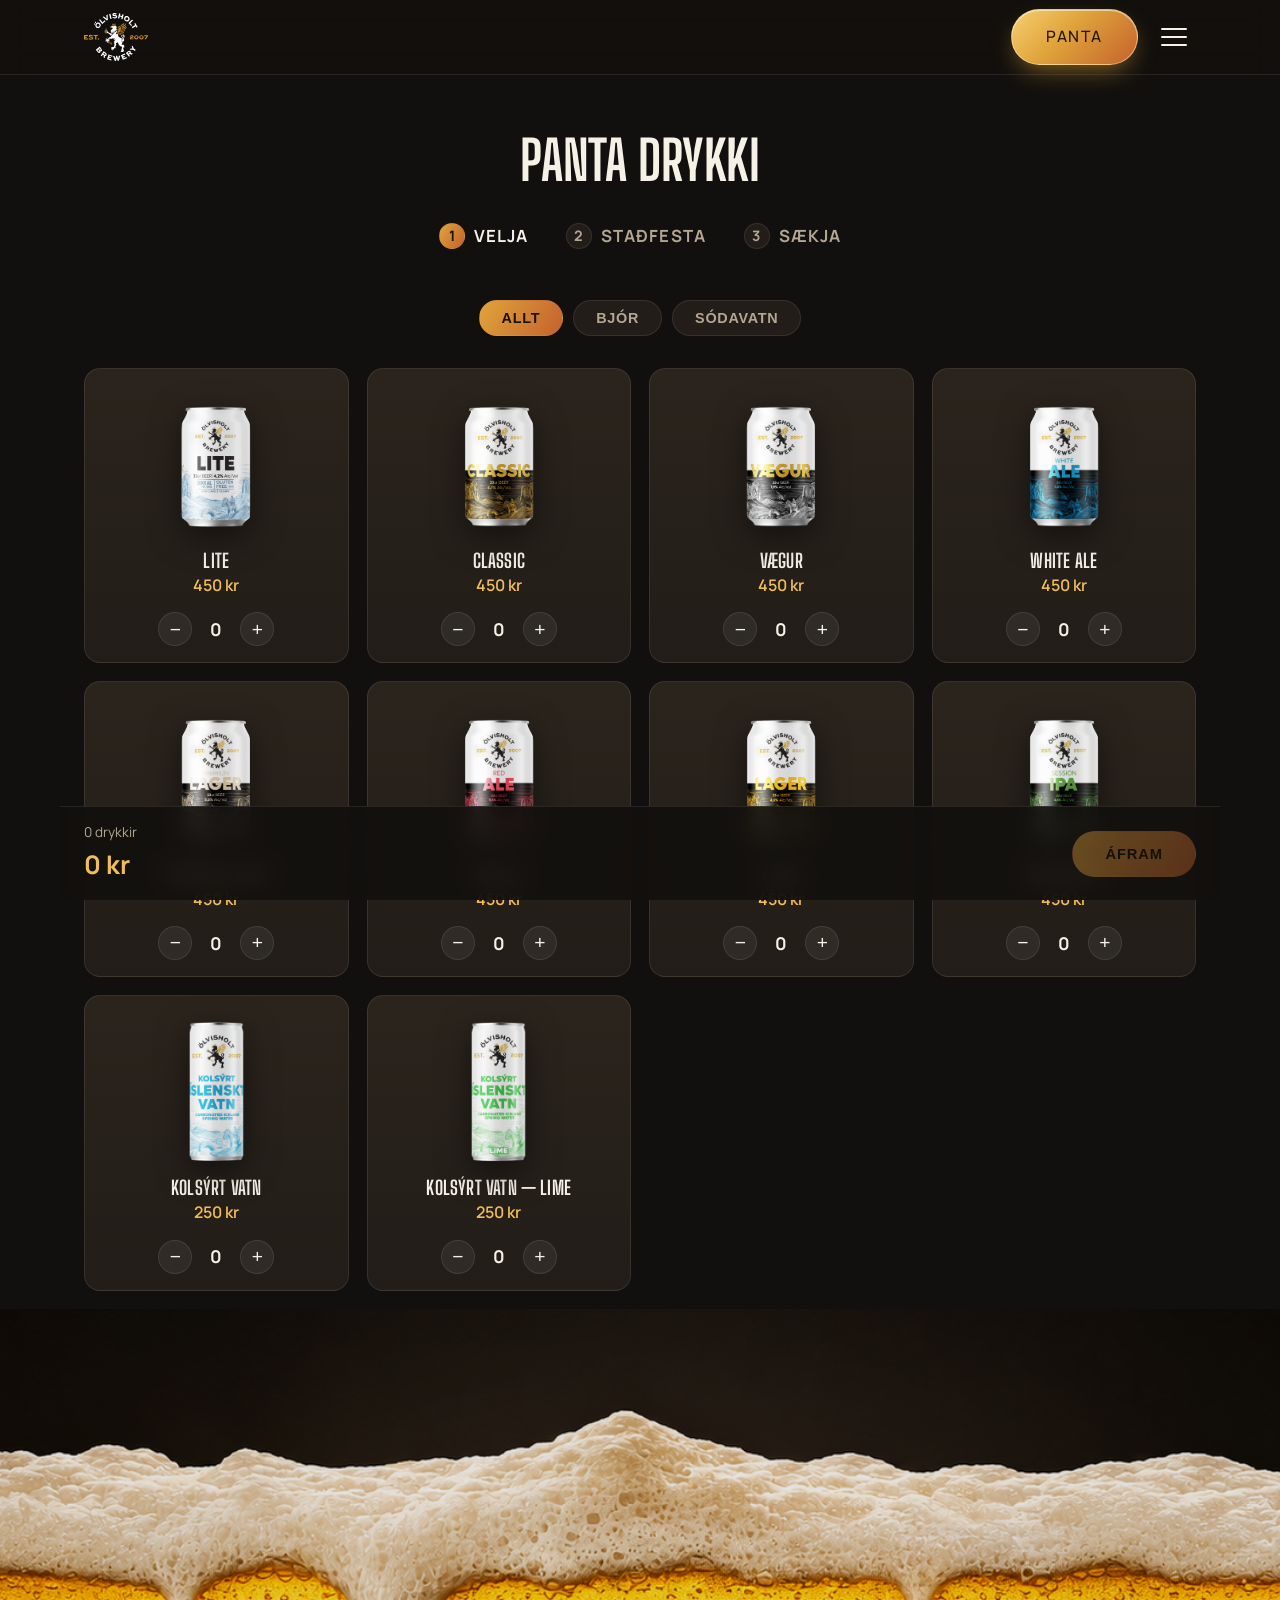
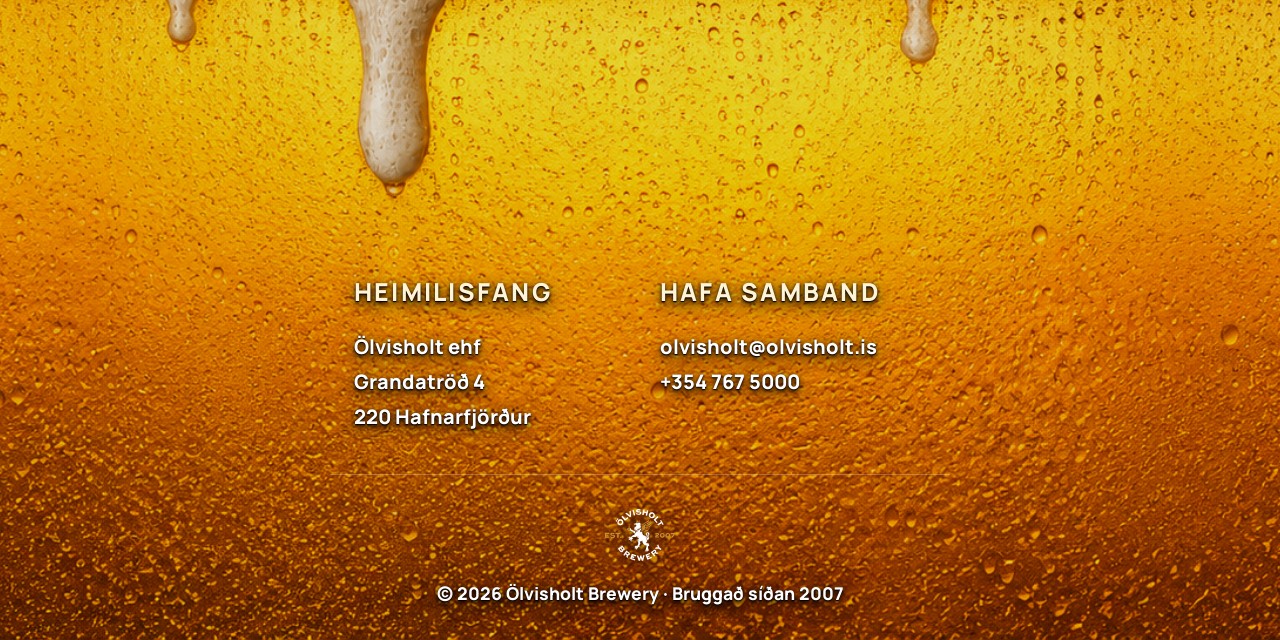
<file: panta.html>
<!DOCTYPE html>
<html lang="is">
<head>
  <meta charset="UTF-8" />
  <meta name="viewport" content="width=device-width, initial-scale=1.0" />
  <title>Panta drykki · Ölvisholt Brewery</title>
  <meta name="description" content="Pantaðu bjór og sódavatn frá Ölvisholti." />
  <link rel="preconnect" href="https://fonts.googleapis.com" />
  <link rel="preconnect" href="https://fonts.gstatic.com" crossorigin />
  <link href="https://fonts.googleapis.com/css2?family=Big+Shoulders+Display:wght@600;700;800&family=Manrope:wght@400;500;600;700;800&display=swap" rel="stylesheet" />
  <link rel="icon" href="favicon.ico?v=2" sizes="any" />
  <link rel="icon" type="image/png" sizes="16x16" href="assets/img/favicon-16.png?v=2" />
  <link rel="icon" type="image/png" sizes="32x32" href="assets/img/favicon-32.png?v=2" />
  <link rel="icon" type="image/png" sizes="48x48" href="assets/img/favicon-48.png?v=2" />
  <link rel="icon" type="image/png" sizes="512x512" href="assets/img/favicon.png?v=2" />
  <link rel="apple-touch-icon" sizes="180x180" href="assets/img/favicon-180.png?v=2" />
  <link rel="stylesheet" href="styles.css" />
</head>
<body>
  <header class="site-header">
    <div class="container header-inner">
      <a href="index.html" class="brand">
        <img src="assets/img/logo-white.svg" alt="Ölvisholt Brewery" />
      </a>
      <div class="header-right">
        <a href="panta.html" class="btn-panta">Panta</a>
        <button class="menu-toggle" type="button" aria-label="Valmynd" aria-expanded="false" aria-controls="site-menu">
          <span></span><span></span><span></span>
        </button>
      </div>
    </div>
  </header>

  <nav class="site-menu" id="site-menu" aria-hidden="true">
    <button class="menu-close" type="button" aria-label="Loka valmynd">&times;</button>
    <ul>
      <li><a href="index.html#bjor">Skoða bjóra</a></li>
      <li><a href="sermerking.html">Sérmerkt</a></li>
      <li><a href="brugghus.html">Brugghúsið</a></li>
      <li><a href="um-okkur.html">Um okkur</a></li>
    </ul>
  </nav>

  <main>
    <section class="order">
      <div class="container">
        <h1 class="order-title">Panta drykki</h1>

        <ol class="order-steps" id="order-steps">
          <li class="is-active" data-goto="1"><span class="dot">1</span> Velja</li>
          <li data-goto="2"><span class="dot">2</span> Staðfesta</li>
          <li data-goto="3"><span class="dot">3</span> Sækja</li>
        </ol>

        <!-- STEP 1 — Velja -->
        <div class="order-panel" data-panel="1">
          <div class="order-filters" id="order-filters">
            <button class="filt is-active" type="button" data-cat="all">Allt</button>
            <button class="filt" type="button" data-cat="bjor">Bjór</button>
            <button class="filt" type="button" data-cat="vatn">Sódavatn</button>
          </div>
          <div class="order-grid" id="order-grid"></div>
        </div>

        <!-- STEP 2 — Staðfesta -->
        <div class="order-panel" data-panel="2" hidden>
          <h2 class="order-h">Staðfesta pöntun</h2>
          <div class="order-summary" id="order-summary"></div>
          <div class="order-verify" id="order-verify">
            <p class="verify-note">Þú þarft að vera <strong>20 ára eða eldri</strong>. Staðfestu aldur og pöntun með rafrænum skilríkjum.</p>
            <button class="btn btn-primary verify-btn" id="verify-btn" type="button">Auðkenna með rafrænum skilríkjum</button>
            <p class="verify-status" id="verify-status" hidden></p>
          </div>
          <div class="order-nav">
            <button class="btn btn-ghost" type="button" data-goto="1">&lsaquo; Til baka</button>
            <button class="btn btn-primary" id="to-step3" type="button" disabled>Áfram í afhendingu</button>
          </div>
        </div>

        <!-- STEP 3 — Sækja -->
        <div class="order-panel" data-panel="3" hidden>
          <h2 class="order-h">Veldu afhendingartíma</h2>
          <p class="order-sub">Sæktu drykkina í Ölvisholt, Grandatröð 4, Hafnarfirði.</p>
          <div class="pickup-field">
            <label for="pickup-day">Dagur</label>
            <div class="pickup-days" id="pickup-days"></div>
          </div>
          <div class="pickup-field">
            <label>Tími</label>
            <div class="pickup-times" id="pickup-times"></div>
          </div>
          <div class="order-nav">
            <button class="btn btn-ghost" type="button" data-goto="2">&lsaquo; Til baka</button>
            <button class="btn btn-primary" id="finish-order" type="button" disabled>Klára pöntun</button>
          </div>
        </div>

        <!-- DONE -->
        <div class="order-panel order-done" data-panel="done" hidden>
          <div class="done-check">&#10003;</div>
          <h2 class="order-h">Pöntun staðfest!</h2>
          <p class="order-sub" id="done-msg"></p>
          <div class="order-summary" id="done-summary"></div>
          <a href="index.html" class="btn btn-primary">Til baka á forsíðu</a>
        </div>
      </div>

      <!-- sticky total bar (step 1) -->
      <div class="order-bar" id="order-bar">
        <div class="order-bar-info">
          <span class="order-bar-count" id="bar-count">0 drykkir</span>
          <span class="order-bar-total" id="bar-total">0 kr</span>
        </div>
        <button class="btn btn-primary" id="to-step2" type="button" disabled>Áfram</button>
      </div>
    </section>
  </main>

  <footer class="site-footer">
    <img class="footer-foam-photo" src="assets/img/footer-beer.png" alt="" aria-hidden="true" decoding="async" />
    <div class="footer-bubbles" aria-hidden="true">
      <span style="left:6%; width:7px; height:7px; --rise:-160px; animation-duration:6.5s; animation-delay:0s;"></span>
      <span style="left:16%; width:5px; height:5px; --rise:-140px; animation-duration:5.2s; animation-delay:1.1s;"></span>
      <span style="left:28%; width:9px; height:9px; --rise:-190px; animation-duration:7.4s; animation-delay:2.3s;"></span>
      <span style="left:41%; width:6px; height:6px; --rise:-150px; animation-duration:5.8s; animation-delay:0.6s;"></span>
      <span style="left:54%; width:8px; height:8px; --rise:-175px; animation-duration:6.9s; animation-delay:3s;"></span>
      <span style="left:66%; width:5px; height:5px; --rise:-135px; animation-duration:5.5s; animation-delay:1.8s;"></span>
      <span style="left:77%; width:7px; height:7px; --rise:-165px; animation-duration:6.2s; animation-delay:2.6s;"></span>
      <span style="left:88%; width:6px; height:6px; --rise:-150px; animation-duration:5.9s; animation-delay:0.3s;"></span>
      <span style="left:95%; width:9px; height:9px; --rise:-185px; animation-duration:7.1s; animation-delay:1.4s;"></span>
    </div>
    <div class="container footer-grid footer-grid--slim">
      <div class="footer-col">
        <h4>Heimilisfang</h4>
        <p>Ölvisholt ehf<br />Grandatröð 4<br />220 Hafnarfjörður</p>
      </div>
      <div class="footer-col">
        <h4>Hafa samband</h4>
        <p>
          <a href="mailto:olvisholt@olvisholt.is">olvisholt@olvisholt.is</a><br />
          <a href="tel:+3547675000">+354 767 5000</a>
        </p>
      </div>
    </div>
    <div class="container footer-bottom">
      <img src="assets/img/logo-white.svg" alt="Ölvisholt Brewery" class="footer-mark" />
      <p>© <span id="year"></span> Ölvisholt Brewery · Bruggað síðan 2007</p>
    </div>
  </footer>

  <script>document.getElementById("year").textContent = new Date().getFullYear();</script>
  <script src="nav.js"></script>
  <script src="panta.js"></script>
</body>
</html>
</file>
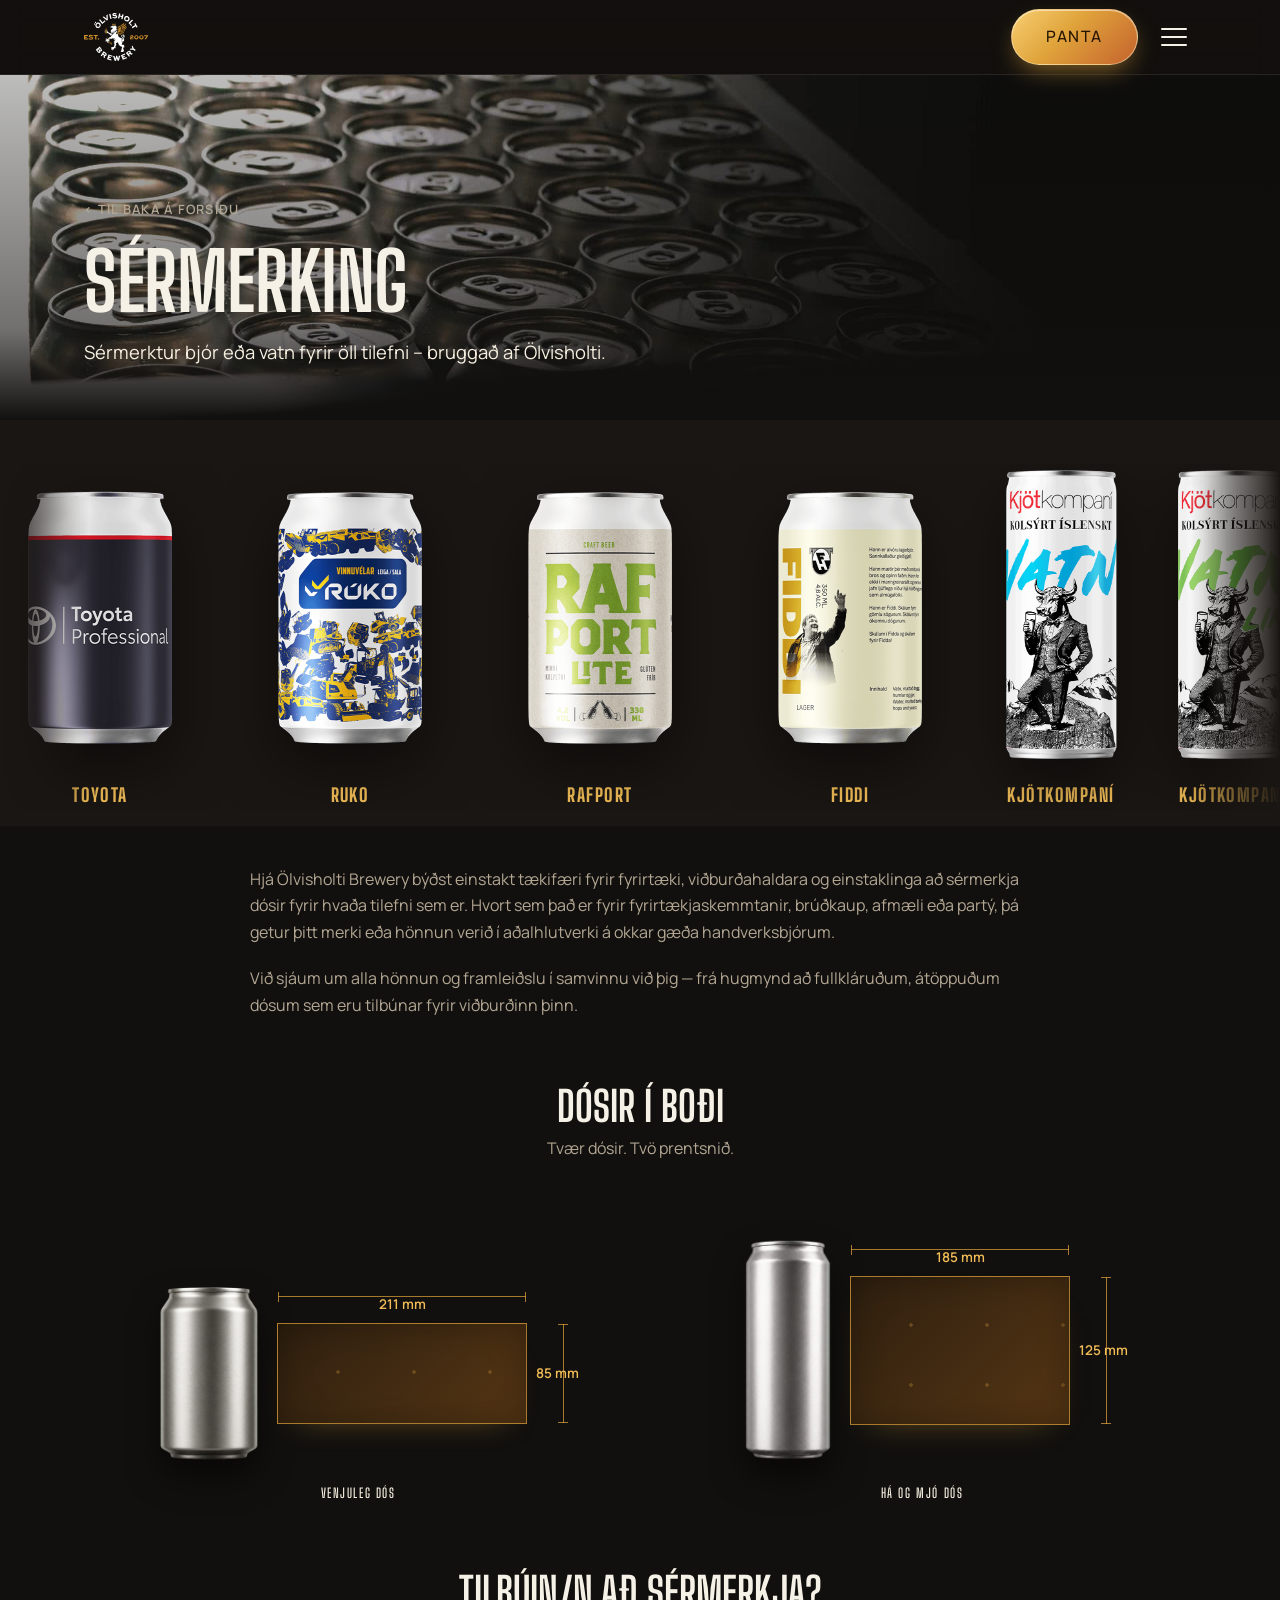
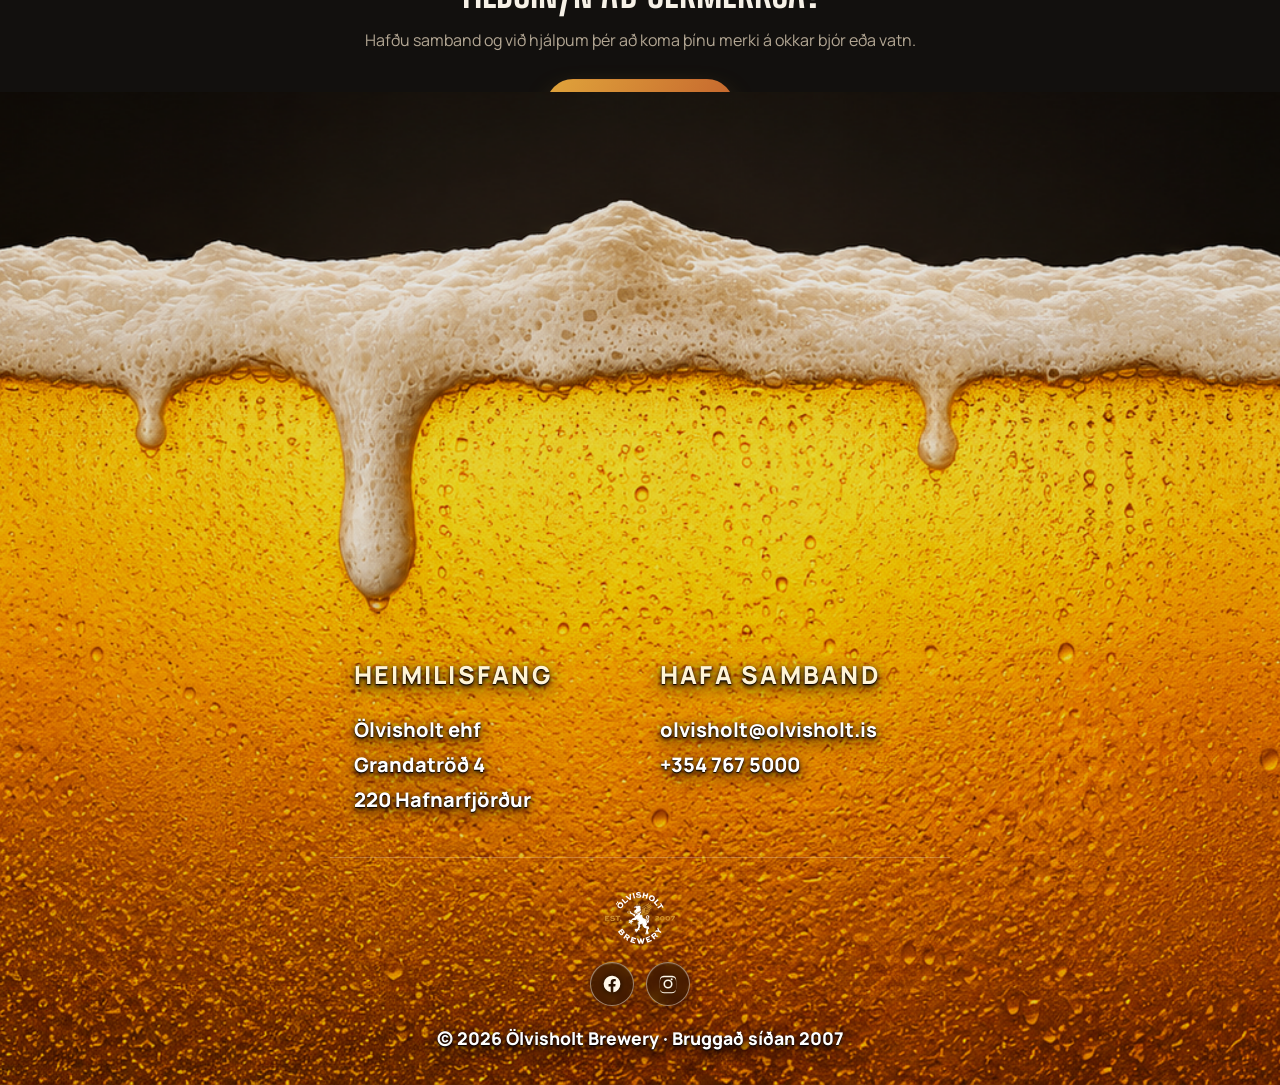
<file: sermerking.html>
<!DOCTYPE html>
<html lang="is">
<head>
  <meta charset="UTF-8" />
  <meta name="viewport" content="width=device-width, initial-scale=1.0" />
  <title>Sérmerking · Ölvisholt Brewery</title>
  <meta name="description" content="Sérmerktur bjór eða vatn fyrir öll tilefni — þitt merki, okkar bjór." />
  <link rel="preconnect" href="https://fonts.googleapis.com" />
  <link rel="preconnect" href="https://fonts.gstatic.com" crossorigin />
  <link href="https://fonts.googleapis.com/css2?family=Big+Shoulders+Display:wght@600;700;800&family=Manrope:wght@400;500;600;700;800&display=swap" rel="stylesheet" />
  <link rel="icon" href="favicon.ico?v=2" sizes="any" />
  <link rel="icon" type="image/png" sizes="16x16" href="assets/img/favicon-16.png?v=2" />
  <link rel="icon" type="image/png" sizes="32x32" href="assets/img/favicon-32.png?v=2" />
  <link rel="icon" type="image/png" sizes="48x48" href="assets/img/favicon-48.png?v=2" />
  <link rel="icon" type="image/png" sizes="512x512" href="assets/img/favicon.png?v=2" />
  <link rel="apple-touch-icon" sizes="180x180" href="assets/img/favicon-180.png?v=2" />
  <link rel="stylesheet" href="styles.css" />
</head>
<body>
  <header class="site-header">
    <div class="container header-inner">
      <a href="index.html" class="brand">
        <img src="assets/img/logo-white.svg" alt="Ölvisholt Brewery" />
      </a>
      <div class="header-right">
        <a href="panta.html" class="btn-panta">Panta</a>
        <button class="menu-toggle" type="button" aria-label="Valmynd" aria-expanded="false" aria-controls="site-menu">
          <span></span><span></span><span></span>
        </button>
      </div>
    </div>
  </header>

  <nav class="site-menu" id="site-menu" aria-hidden="true">
    <button class="menu-close" type="button" aria-label="Loka valmynd">&times;</button>
    <ul>
      <li><a href="index.html#bjor">Skoða bjóra</a></li>
      <li><a href="sermerking.html">Sérmerkt</a></li>
      <li><a href="brugghus.html">Brugghúsið</a></li>
      <li><a href="um-okkur.html">Um okkur</a></li>
    </ul>
  </nav>

  <main>
    <!-- Page hero -->
    <section class="subhero">
      <div class="subhero-bg" aria-hidden="true"></div>
      <div class="container subhero-inner">
        <a href="index.html" class="back-link">&lsaquo; Til baka á forsíðu</a>
        <h1>Sérmerking</h1>
        <p class="lead">Sérmerktur bjór eða vatn fyrir öll tilefni – bruggað af Ölvisholti.</p>
      </div>
    </section>

    <!-- Fyrri verk (moving showcase) -->
    <section class="sm-marquee">
      <div class="marquee">
        <div class="marquee-track">
          <figure class="marquee-item"><img src="assets/img/brand-toyota.png" alt="Toyota sérmerktur bjór" /><figcaption>Toyota</figcaption></figure>
          <figure class="marquee-item"><img src="assets/img/brand-ruko.png" alt="Ruko sérmerktur bjór" /><figcaption>Ruko</figcaption></figure>
          <figure class="marquee-item"><img src="assets/img/brand-rafport.png" alt="Rafport sérmerktur bjór" /><figcaption>Rafport</figcaption></figure>
          <figure class="marquee-item"><img src="assets/img/brand-fiddi.png" alt="Fiddi sérmerktur bjór" /><figcaption>Fiddi</figcaption></figure>
          <figure class="marquee-item"><img src="assets/img/brand-kjotkompani.png" alt="Kjötkompaní sérmerkt vatn" /><figcaption>Kjötkompaní</figcaption></figure>
          <figure class="marquee-item"><img src="assets/img/brand-kjotkompani2.png" alt="Kjötkompaní sérmerkt vatn" /><figcaption>Kjötkompaní</figcaption></figure>
          <figure class="marquee-item" aria-hidden="true"><img src="assets/img/brand-toyota.png" alt="" /><figcaption>Toyota</figcaption></figure>
          <figure class="marquee-item" aria-hidden="true"><img src="assets/img/brand-ruko.png" alt="" /><figcaption>Ruko</figcaption></figure>
          <figure class="marquee-item" aria-hidden="true"><img src="assets/img/brand-rafport.png" alt="" /><figcaption>Rafport</figcaption></figure>
          <figure class="marquee-item" aria-hidden="true"><img src="assets/img/brand-fiddi.png" alt="" /><figcaption>Fiddi</figcaption></figure>
          <figure class="marquee-item" aria-hidden="true"><img src="assets/img/brand-kjotkompani.png" alt="" /><figcaption>Kjötkompaní</figcaption></figure>
          <figure class="marquee-item" aria-hidden="true"><img src="assets/img/brand-kjotkompani2.png" alt="" /><figcaption>Kjötkompaní</figcaption></figure>
        </div>
      </div>
    </section>

    <!-- Intro -->
    <section class="sm-intro">
      <div class="container">
        <div class="sm-intro-copy sm-intro-solo reveal">
          <p>Hjá Ölvisholti Brewery býðst einstakt tækifæri fyrir fyrirtæki, viðburðahaldara og einstaklinga að sérmerkja dósir fyrir hvaða tilefni sem er. Hvort sem það er fyrir fyrirtækjaskemmtanir, brúðkaup, afmæli eða partý, þá getur þitt merki eða hönnun verið í aðalhlutverki á okkar gæða handverksbjórum.</p>
          <p>Við sjáum um alla hönnun og framleiðslu í samvinnu við þig — frá hugmynd að fullkláruðum, átöppuðum dósum sem eru tilbúnar fyrir viðburðinn þinn.</p>
        </div>
      </div>
    </section>

    <!-- Stansar -->
    <section class="sm-stansar">
      <div class="container">
        <div class="stansar reveal">
          <h2 class="stansar-title">Dósir í boði</h2>
          <p class="stansar-sub">Tvær dósir. Tvö prentsnið.</p>
          <div class="stansar-grid">
            <article class="stansar-option stansar-option--standard">
              <div class="stansar-visual">
                <img class="stansar-can" src="assets/img/can-standard.png" alt="Venjuleg 330 ml dós" />
                <div class="stansar-wrap" role="img" aria-label="Prentflötur: 211 millimetrar á breidd og 85 millimetrar á hæð">
                  <span class="wrap-measure wrap-measure--width">211 mm</span>
                  <span class="wrap-measure wrap-measure--height">85 mm</span>
                </div>
              </div>
              <h3>Venjuleg dós</h3>
            </article>
            <article class="stansar-option stansar-option--sleek">
              <div class="stansar-visual">
                <img class="stansar-can" src="assets/img/can-sleek.png" alt="Há og mjó 330 ml sleek-dós" />
                <div class="stansar-wrap" role="img" aria-label="Prentflötur: 185 millimetrar á breidd og 125 millimetrar á hæð">
                  <span class="wrap-measure wrap-measure--width">185 mm</span>
                  <span class="wrap-measure wrap-measure--height">125 mm</span>
                </div>
              </div>
              <h3>Há og mjó dós</h3>
            </article>
          </div>
        </div>

        <div class="sm-cta reveal">
          <h2>Tilbúin/n að sérmerkja?</h2>
          <p>Hafðu samband og við hjálpum þér að koma þínu merki á okkar bjór eða vatn.</p>
          <a href="index.html#hafa-samband" class="btn btn-primary">Hafa samband</a>
        </div>
      </div>
    </section>
  </main>

  <footer id="hafa-samband" class="site-footer">
    <img class="footer-foam-photo" src="assets/img/footer-beer.png" alt="" aria-hidden="true" decoding="async" />
    <div class="footer-bubbles" aria-hidden="true">
      <span style="left:6%; width:7px; height:7px; --rise:-160px; animation-duration:6.5s; animation-delay:0s;"></span>
      <span style="left:16%; width:5px; height:5px; --rise:-140px; animation-duration:5.2s; animation-delay:1.1s;"></span>
      <span style="left:28%; width:9px; height:9px; --rise:-190px; animation-duration:7.4s; animation-delay:2.3s;"></span>
      <span style="left:41%; width:6px; height:6px; --rise:-150px; animation-duration:5.8s; animation-delay:0.6s;"></span>
      <span style="left:54%; width:8px; height:8px; --rise:-175px; animation-duration:6.9s; animation-delay:3s;"></span>
      <span style="left:66%; width:5px; height:5px; --rise:-135px; animation-duration:5.5s; animation-delay:1.8s;"></span>
      <span style="left:77%; width:7px; height:7px; --rise:-165px; animation-duration:6.2s; animation-delay:2.6s;"></span>
      <span style="left:88%; width:6px; height:6px; --rise:-150px; animation-duration:5.9s; animation-delay:0.3s;"></span>
      <span style="left:95%; width:9px; height:9px; --rise:-185px; animation-duration:7.1s; animation-delay:1.4s;"></span>
    </div>
    <div class="container footer-grid footer-grid--slim">
      <div class="footer-col">
        <h4>Heimilisfang</h4>
        <p>Ölvisholt ehf<br />Grandatröð 4<br />220 Hafnarfjörður</p>
      </div>
      <div class="footer-col">
        <h4>Hafa samband</h4>
        <p>
          <a href="mailto:olvisholt@olvisholt.is">olvisholt@olvisholt.is</a><br />
          <a href="tel:+3547675000">+354 767 5000</a>
        </p>
      </div>
    </div>
    <div class="container footer-bottom">
      <img src="assets/img/logo-white.svg" alt="Ölvisholt Brewery" class="footer-mark" />
      <div class="footer-social">
          <a href="https://www.facebook.com/olvisholt" target="_blank" rel="noopener" aria-label="Facebook">
            <svg viewBox="0 0 24 24" aria-hidden="true"><path d="M22 12a10 10 0 1 0-11.56 9.88v-6.99H7.9V12h2.54V9.8c0-2.5 1.49-3.89 3.78-3.89 1.09 0 2.24.2 2.24.2v2.46h-1.26c-1.24 0-1.63.77-1.63 1.56V12h2.78l-.44 2.89h-2.34v6.99A10 10 0 0 0 22 12z"/></svg>
          </a>
          <a href="https://www.instagram.com/olvisholt_brewery/" target="_blank" rel="noopener" aria-label="Instagram">
            <svg viewBox="0 0 24 24" aria-hidden="true"><path d="M12 2.16c3.2 0 3.58.01 4.85.07 1.17.05 1.8.25 2.23.41.56.22.96.48 1.38.9.42.42.68.82.9 1.38.16.42.36 1.06.41 2.23.06 1.27.07 1.65.07 4.85s-.01 3.58-.07 4.85c-.05 1.17-.25 1.8-.41 2.23-.22.56-.48.96-.9 1.38-.42.42-.82.68-1.38.9-.42.16-1.06.36-2.23.41-1.27.06-1.65.07-4.85.07s-3.58-.01-4.85-.07c-1.17-.05-1.8-.25-2.23-.41-.56-.22-.96-.48-1.38-.9-.42-.42-.68-.82-.9-1.38-.16-.42-.36-1.06-.41-2.23C2.17 15.58 2.16 15.2 2.16 12s.01-3.58.07-4.85c.05-1.17.25-1.8.41-2.23.22-.56.48-.96.9-1.38.42-.42.82-.68 1.38-.9.42-.16 1.06-.36 2.23-.41C8.42 2.17 8.8 2.16 12 2.16zm0 1.62c-3.15 0-3.52.01-4.76.07-1.15.05-1.77.24-2.19.41-.55.21-.94.47-1.35.88-.41.41-.67.8-.88 1.35-.17.42-.36 1.04-.41 2.19-.06 1.24-.07 1.61-.07 4.76s.01 3.52.07 4.76c.05 1.15.24 1.77.41 2.19.21.55.47.94.88 1.35.41.41.8.67 1.35.88.42.17 1.04.36 2.19.41 1.24.06 1.61.07 4.76.07s3.52-.01 4.76-.07c1.15-.05 1.77-.24 2.19-.41.55-.21.94-.47 1.35-.88.41-.41.67-.8.88-1.35.17-.42.36-1.04.41-2.19.06-1.24.07-1.61.07-4.76s-.01-3.52-.07-4.76c-.05-1.15-.24-1.77-.41-2.19-.21-.55-.47-.94-.88-1.35-.41-.41-.8-.67-1.35-.88-.42-.17-1.04-.36-2.19-.41-1.24-.06-1.61-.07-4.76-.07zm0 2.76a5.46 5.46 0 1 0 0 10.92 5.46 5.46 0 0 0 0-10.92zm0 9a3.54 3.54 0 1 1 0-7.08 3.54 3.54 0 0 1 0 7.08zm5.68-9.23a1.28 1.28 0 1 1-2.56 0 1.28 1.28 0 0 1 2.56 0z"/></svg>
          </a>
        </div>
      <p>© <span id="year"></span> Ölvisholt Brewery · Bruggað síðan 2007</p>
    </div>
  </footer>

  <script>document.getElementById("year").textContent = new Date().getFullYear();</script>
  <script src="nav.js"></script>
</body>
</html>
</file>
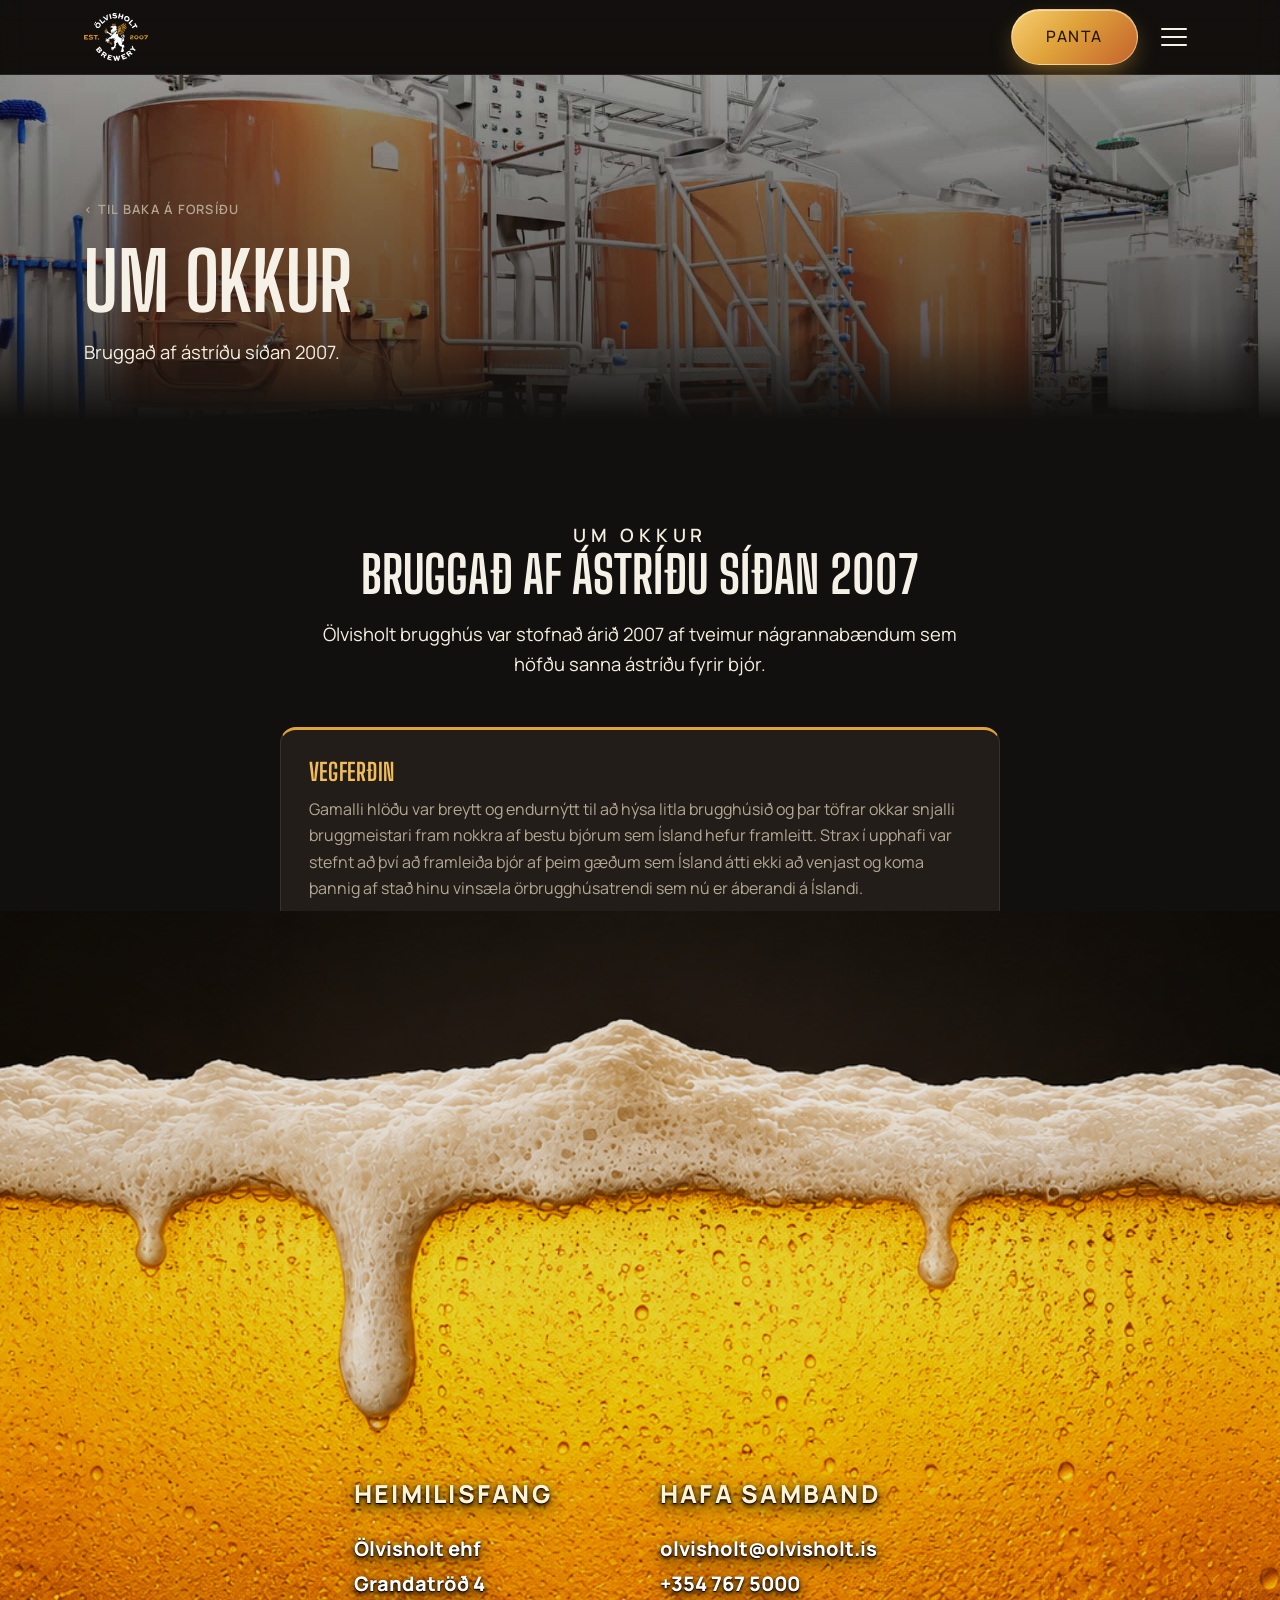
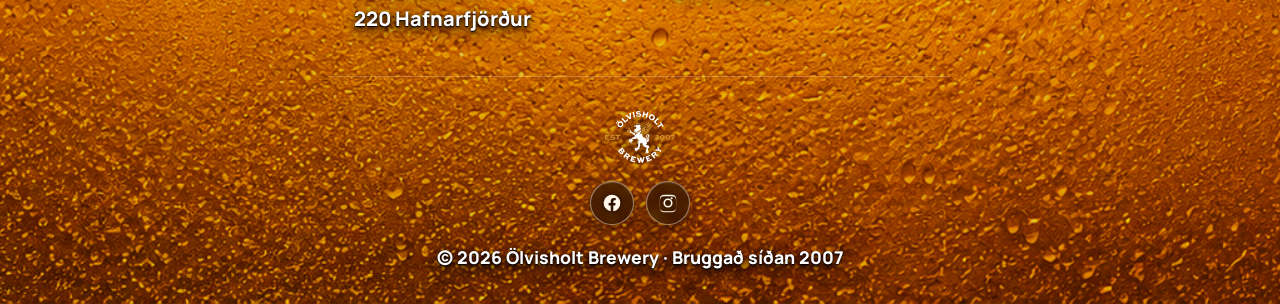
<file: um-okkur.html>
<!DOCTYPE html>
<html lang="is">
<head>
  <meta charset="UTF-8" />
  <meta name="viewport" content="width=device-width, initial-scale=1.0" />
  <title>Um okkur · Ölvisholt Brewery</title>
  <meta name="description" content="Ölvisholt brugghús var stofnað árið 2007 af tveimur nágrannabændum með sanna ástríðu fyrir bjór." />
  <link rel="preconnect" href="https://fonts.googleapis.com" />
  <link rel="preconnect" href="https://fonts.gstatic.com" crossorigin />
  <link href="https://fonts.googleapis.com/css2?family=Big+Shoulders+Display:wght@600;700;800&family=Manrope:wght@400;500;600;700;800&display=swap" rel="stylesheet" />
  <link rel="icon" href="favicon.ico?v=2" sizes="any" />
  <link rel="icon" type="image/png" sizes="16x16" href="assets/img/favicon-16.png?v=2" />
  <link rel="icon" type="image/png" sizes="32x32" href="assets/img/favicon-32.png?v=2" />
  <link rel="icon" type="image/png" sizes="48x48" href="assets/img/favicon-48.png?v=2" />
  <link rel="icon" type="image/png" sizes="512x512" href="assets/img/favicon.png?v=2" />
  <link rel="apple-touch-icon" sizes="180x180" href="assets/img/favicon-180.png?v=2" />
  <link rel="stylesheet" href="styles.css" />
</head>
<body>
  <header class="site-header">
    <div class="container header-inner">
      <a href="index.html" class="brand">
        <img src="assets/img/logo-white.svg" alt="Ölvisholt Brewery" />
      </a>
      <div class="header-right">
        <a href="panta.html" class="btn-panta">Panta</a>
        <button class="menu-toggle" type="button" aria-label="Valmynd" aria-expanded="false" aria-controls="site-menu">
          <span></span><span></span><span></span>
        </button>
      </div>
    </div>
  </header>

  <nav class="site-menu" id="site-menu" aria-hidden="true">
    <button class="menu-close" type="button" aria-label="Loka valmynd">&times;</button>
    <ul>
      <li><a href="index.html#bjor">Skoða bjóra</a></li>
      <li><a href="sermerking.html">Sérmerkt</a></li>
      <li><a href="brugghus.html">Brugghúsið</a></li>
      <li><a href="um-okkur.html">Um okkur</a></li>
    </ul>
  </nav>

  <main>
    <!-- Page hero -->
    <section class="subhero">
      <div class="subhero-bg um-bg" aria-hidden="true"></div>
      <div class="container subhero-inner">
        <a href="index.html" class="back-link">&lsaquo; Til baka á forsíðu</a>
        <h1>Um okkur</h1>
        <p class="lead">Bruggað af ástríðu síðan 2007.</p>
      </div>
    </section>

    <!-- Um okkur -->
    <section id="um" class="about">
      <div class="container about-inner reveal">
        <p class="kicker">Um okkur</p>
        <h2>Bruggað af ástríðu síðan 2007</h2>
        <p>Ölvisholt brugghús var stofnað árið 2007 af tveimur nágrannabændum sem höfðu sanna ástríðu fyrir bjór.</p>
        <div class="about-cols">
          <div class="about-col reveal reveal-1">
            <h3>Vegferðin</h3>
            <p>Gamalli hlöðu var breytt og endurnýtt til að hýsa litla brugghúsið og þar töfrar okkar snjalli bruggmeistari fram nokkra af bestu bjórum sem Ísland hefur framleitt. Strax í upphafi var stefnt að því að framleiða bjór af þeim gæðum sem Ísland átti ekki að venjast og koma þannig af stað hinu vinsæla örbrugghúsatrendi sem nú er áberandi á Íslandi.</p>
          </div>
        </div>
      </div>
    </section>
  </main>

  <footer class="site-footer">
    <img class="footer-foam-photo" src="assets/img/footer-beer.png" alt="" aria-hidden="true" decoding="async" />
    <div class="footer-bubbles" aria-hidden="true">
      <span style="left:6%; width:7px; height:7px; --rise:-160px; animation-duration:6.5s; animation-delay:0s;"></span>
      <span style="left:16%; width:5px; height:5px; --rise:-140px; animation-duration:5.2s; animation-delay:1.1s;"></span>
      <span style="left:28%; width:9px; height:9px; --rise:-190px; animation-duration:7.4s; animation-delay:2.3s;"></span>
      <span style="left:41%; width:6px; height:6px; --rise:-150px; animation-duration:5.8s; animation-delay:0.6s;"></span>
      <span style="left:54%; width:8px; height:8px; --rise:-175px; animation-duration:6.9s; animation-delay:3s;"></span>
      <span style="left:66%; width:5px; height:5px; --rise:-135px; animation-duration:5.5s; animation-delay:1.8s;"></span>
      <span style="left:77%; width:7px; height:7px; --rise:-165px; animation-duration:6.2s; animation-delay:2.6s;"></span>
      <span style="left:88%; width:6px; height:6px; --rise:-150px; animation-duration:5.9s; animation-delay:0.3s;"></span>
      <span style="left:95%; width:9px; height:9px; --rise:-185px; animation-duration:7.1s; animation-delay:1.4s;"></span>
    </div>
    <div class="container footer-grid footer-grid--slim">
      <div class="footer-col">
        <h4>Heimilisfang</h4>
        <p>Ölvisholt ehf<br />Grandatröð 4<br />220 Hafnarfjörður</p>
      </div>
      <div class="footer-col">
        <h4>Hafa samband</h4>
        <p>
          <a href="mailto:olvisholt@olvisholt.is">olvisholt@olvisholt.is</a><br />
          <a href="tel:+3547675000">+354 767 5000</a>
        </p>
      </div>
    </div>
    <div class="container footer-bottom">
      <img src="assets/img/logo-white.svg" alt="Ölvisholt Brewery" class="footer-mark" />
      <div class="footer-social">
          <a href="https://www.facebook.com/olvisholt" target="_blank" rel="noopener" aria-label="Facebook">
            <svg viewBox="0 0 24 24" aria-hidden="true"><path d="M22 12a10 10 0 1 0-11.56 9.88v-6.99H7.9V12h2.54V9.8c0-2.5 1.49-3.89 3.78-3.89 1.09 0 2.24.2 2.24.2v2.46h-1.26c-1.24 0-1.63.77-1.63 1.56V12h2.78l-.44 2.89h-2.34v6.99A10 10 0 0 0 22 12z"/></svg>
          </a>
          <a href="https://www.instagram.com/olvisholt_brewery/" target="_blank" rel="noopener" aria-label="Instagram">
            <svg viewBox="0 0 24 24" aria-hidden="true"><path d="M12 2.16c3.2 0 3.58.01 4.85.07 1.17.05 1.8.25 2.23.41.56.22.96.48 1.38.9.42.42.68.82.9 1.38.16.42.36 1.06.41 2.23.06 1.27.07 1.65.07 4.85s-.01 3.58-.07 4.85c-.05 1.17-.25 1.8-.41 2.23-.22.56-.48.96-.9 1.38-.42.42-.82.68-1.38.9-.42.16-1.06.36-2.23.41-1.27.06-1.65.07-4.85.07s-3.58-.01-4.85-.07c-1.17-.05-1.8-.25-2.23-.41-.56-.22-.96-.48-1.38-.9-.42-.42-.68-.82-.9-1.38-.16-.42-.36-1.06-.41-2.23C2.17 15.58 2.16 15.2 2.16 12s.01-3.58.07-4.85c.05-1.17.25-1.8.41-2.23.22-.56.48-.96.9-1.38.42-.42.82-.68 1.38-.9.42-.16 1.06-.36 2.23-.41C8.42 2.17 8.8 2.16 12 2.16zm0 1.62c-3.15 0-3.52.01-4.76.07-1.15.05-1.77.24-2.19.41-.55.21-.94.47-1.35.88-.41.41-.67.8-.88 1.35-.17.42-.36 1.04-.41 2.19-.06 1.24-.07 1.61-.07 4.76s.01 3.52.07 4.76c.05 1.15.24 1.77.41 2.19.21.55.47.94.88 1.35.41.41.8.67 1.35.88.42.17 1.04.36 2.19.41 1.24.06 1.61.07 4.76.07s3.52-.01 4.76-.07c1.15-.05 1.77-.24 2.19-.41.55-.21.94-.47 1.35-.88.41-.41.67-.8.88-1.35.17-.42.36-1.04.41-2.19.06-1.24.07-1.61.07-4.76s-.01-3.52-.07-4.76c-.05-1.15-.24-1.77-.41-2.19-.21-.55-.47-.94-.88-1.35-.41-.41-.8-.67-1.35-.88-.42-.17-1.04-.36-2.19-.41-1.24-.06-1.61-.07-4.76-.07zm0 2.76a5.46 5.46 0 1 0 0 10.92 5.46 5.46 0 0 0 0-10.92zm0 9a3.54 3.54 0 1 1 0-7.08 3.54 3.54 0 0 1 0 7.08zm5.68-9.23a1.28 1.28 0 1 1-2.56 0 1.28 1.28 0 0 1 2.56 0z"/></svg>
          </a>
        </div>
      <p>© <span id="year"></span> Ölvisholt Brewery · Bruggað síðan 2007</p>
    </div>
  </footer>

  <script>document.getElementById("year").textContent = new Date().getFullYear();</script>
  <script src="nav.js"></script>
</body>
</html>
</file>
<file: styles.css>
:root {
  --bg: #12100e;
  --bg-alt: #1a1613;
  --surface: #221d18;
  --surface-2: #2b241d;
  --text: #f6f1e7;
  --muted: #b3a794;
  --amber: #e0a43b;
  --amber-hi: #f2bd57;
  --copper: #c4622d;
  --cream: #f6efe0;
  --border: rgba(255, 255, 255, 0.09);
  --max: 1160px;
  --grad-warm: linear-gradient(120deg, #e0a43b, #c4622d);
}

* { box-sizing: border-box; margin: 0; padding: 0; }
html { scroll-behavior: smooth; }
/* Prevent sideways jiggle WITHOUT breaking the sticky header: clip only on the
   root. `overflow-x: hidden` on <body> would force its overflow-y to `auto`,
   turning body into a scroll container and detaching the sticky header from the
   viewport (header would scroll away). `overflow: clip` on <html> clips the
   horizontal overflow but is NOT a scroll container, so sticky keeps working. */
html { overflow-x: clip; }
body {
  font-family: "Manrope", system-ui, sans-serif;
  font-weight: 400;
  background: var(--bg);
  color: var(--text);
  line-height: 1.65;
  -webkit-font-smoothing: antialiased;
}
img { max-width: 100%; display: block; }
.container { width: 100%; max-width: var(--max); margin: 0 auto; padding: 0 24px; }

h1, h2, h3 {
  font-family: "Big Shoulders Display", "Arial Narrow", sans-serif;
  text-transform: uppercase;
}
h1 { font-weight: 800; line-height: 0.94; letter-spacing: -0.005em; }
h2 { font-weight: 700; line-height: 0.98; letter-spacing: 0; }
h3 { font-weight: 700; line-height: 1; letter-spacing: 0.01em; }

.kicker {
  display: inline-block;
  color: var(--amber);
  text-transform: uppercase;
  letter-spacing: 0.26em;
  font-size: 0.78rem; font-weight: 600;
  margin-bottom: 14px;
}

.btn {
  display: inline-block; padding: 14px 32px; border-radius: 999px;
  font-weight: 600; text-decoration: none; font-size: 0.92rem;
  text-transform: uppercase; letter-spacing: 0.06em;
  transition: transform 0.2s, box-shadow 0.2s, background 0.2s; cursor: pointer;
  border: 1px solid transparent;
}
.btn-primary {
  background: var(--grad-warm); color: #1a1200;
  box-shadow: 0 10px 30px -12px rgba(224, 164, 59, 0.7);
}
.btn-primary:hover { transform: translateY(-2px); box-shadow: 0 16px 34px -12px rgba(224, 164, 59, 0.85); }
.btn-ghost { border-color: rgba(255,255,255,0.28); color: var(--text); }
.btn-ghost:hover { border-color: var(--amber); color: var(--amber-hi); transform: translateY(-2px); }

/* Header */
.site-header {
  position: sticky; top: 0; z-index: 60;
  background: rgba(18, 16, 14, 0.72);
  backdrop-filter: blur(12px);
  border-bottom: 1px solid var(--border);
}
.header-inner { display: flex; align-items: center; justify-content: space-between; height: 74px; }
.brand img { height: 48px; display: block; }
.header-right { display: flex; align-items: center; gap: 14px; }

/* Panta — always-visible premium CTA */
.btn-panta {
  position: relative; overflow: hidden;
  display: inline-block; padding: 14px 34px; border-radius: 999px;
  background: linear-gradient(135deg, #f7cf72 0%, #e0a43b 42%, #c4622d 100%);
  color: #241500; text-decoration: none;
  font-family: "Manrope", system-ui, sans-serif;
  font-weight: 500; font-size: 0.98rem; text-transform: uppercase; letter-spacing: 0.1em;
  border: 1px solid rgba(255,236,190,0.55);
  box-shadow: 0 10px 26px -8px rgba(224,164,59,0.65), inset 0 1px 0 rgba(255,255,255,0.5);
  transition: transform 0.2s ease, box-shadow 0.2s ease;
  animation: pantaGlow 3.4s ease-in-out infinite;
}
/* moving shine sweep */
.btn-panta::before {
  content: ""; position: absolute; top: 0; left: -60%; width: 45%; height: 100%;
  background: linear-gradient(100deg, transparent, rgba(255,255,255,0.75), transparent);
  transform: skewX(-20deg);
  animation: pantaShine 3.4s ease-in-out infinite;
}
.btn-panta:hover { transform: translateY(-2px) scale(1.03); box-shadow: 0 16px 34px -8px rgba(224,164,59,0.9), inset 0 1px 0 rgba(255,255,255,0.6); }
@keyframes pantaGlow {
  0%, 100% { box-shadow: 0 10px 26px -8px rgba(224,164,59,0.6), inset 0 1px 0 rgba(255,255,255,0.5); }
  50%      { box-shadow: 0 12px 34px -6px rgba(240,190,90,0.85), inset 0 1px 0 rgba(255,255,255,0.6); }
}
@keyframes pantaShine {
  0%   { left: -60%; }
  55%  { left: 130%; }
  100% { left: 130%; }
}
@media (prefers-reduced-motion: reduce) {
  .btn-panta { animation: none; }
  .btn-panta::before { display: none; }
}

/* Hamburger */
.menu-toggle {
  width: 44px; height: 44px; padding: 0; border: none; background: transparent; cursor: pointer;
  display: flex; flex-direction: column; align-items: center; justify-content: center; gap: 6px;
}
.menu-toggle span {
  display: block; width: 26px; height: 2px; border-radius: 2px; background: var(--text);
  transition: transform 0.3s ease, opacity 0.2s ease;
}
.menu-open .menu-toggle span:nth-child(1) { transform: translateY(8px) rotate(45deg); }
.menu-open .menu-toggle span:nth-child(2) { opacity: 0; }
.menu-open .menu-toggle span:nth-child(3) { transform: translateY(-8px) rotate(-45deg); }

/* Full-screen menu */
.site-menu {
  position: fixed; inset: 0; z-index: 50;
  display: flex; flex-direction: column; align-items: center; justify-content: center;
  background: rgba(14, 11, 9, 0.92); backdrop-filter: blur(18px);
  opacity: 0; visibility: hidden; transition: opacity 0.4s ease, visibility 0.4s;
}
.menu-open .site-menu { opacity: 1; visibility: visible; }
.site-menu ul { list-style: none; text-align: center; }
.site-menu li { margin: 6px 0; overflow: hidden; }
.site-menu a {
  display: inline-block; padding: 6px 0;
  font-family: "Manrope", system-ui, sans-serif; font-weight: 500; text-transform: uppercase;
  font-size: clamp(2rem, 7vw, 3.6rem); letter-spacing: 0.02em; line-height: 1.1;
  color: var(--text); text-decoration: none;
  transform: translateY(115%); transition: transform 0.55s cubic-bezier(.22,.61,.36,1), color 0.2s;
}
.site-menu a:hover { color: var(--amber-hi); }
.menu-open .site-menu li:nth-child(1) a { transition-delay: 0.06s; }
.menu-open .site-menu li:nth-child(2) a { transition-delay: 0.12s; }
.menu-open .site-menu li:nth-child(3) a { transition-delay: 0.18s; }
.menu-open .site-menu li:nth-child(4) a { transition-delay: 0.24s; }
.menu-open .site-menu a { transform: translateY(0); }
.menu-close {
  position: absolute; top: 22px; right: 28px;
  width: 46px; height: 46px; border-radius: 50%; border: 1px solid var(--border); cursor: pointer;
  background: rgba(255,255,255,0.06); color: var(--text); font-size: 1.7rem; line-height: 1;
  transition: background 0.2s, transform 0.2s;
}
.menu-close:hover { background: rgba(255,255,255,0.16); transform: rotate(90deg); }
body.menu-open { overflow: hidden; }

@media (max-width: 640px) {
  .btn-panta { padding: 9px 16px; font-size: 0.8rem; }
}

/* ===== Panta — 3-step order flow ===== */
.order { padding: 60px 0 140px; min-height: 80vh; }
.order-title { text-align: center; font-size: clamp(2.2rem, 6vw, 3.4rem); font-weight: 700; margin-bottom: 30px; }

/* stepper */
.order-steps {
  list-style: none; display: flex; justify-content: center; gap: 10px; flex-wrap: wrap;
  margin: 0 auto 44px; max-width: 640px;
}
.order-steps li {
  display: flex; align-items: center; gap: 9px; cursor: default;
  color: var(--muted); font-family: "Manrope", system-ui, sans-serif; text-transform: uppercase;
  letter-spacing: 0.06em; font-weight: 700; font-size: 1.05rem; padding: 6px 14px; border-radius: 999px;
}
.order-steps li .dot {
  width: 26px; height: 26px; border-radius: 50%; display: grid; place-items: center;
  background: var(--surface); border: 1px solid var(--border); font-size: 0.9rem; color: var(--muted);
}
.order-steps li.is-active { color: var(--text); }
.order-steps li.is-active .dot { background: var(--grad-warm); color: #1a1200; border-color: transparent; }
.order-steps li.is-done { color: var(--amber-hi); cursor: pointer; }
.order-steps li.is-done .dot { background: rgba(224,164,59,0.18); color: var(--amber-hi); border-color: rgba(224,164,59,0.4); }

.order-h { font-size: clamp(1.8rem, 4.5vw, 2.6rem); margin-bottom: 8px; text-align: center; }
.order-sub { color: var(--muted); text-align: center; margin-bottom: 30px; }

/* step 1 — filters + product grid */
.order-filters { display: flex; justify-content: center; gap: 10px; margin-bottom: 32px; }
.filt {
  padding: 9px 22px; border-radius: 999px; cursor: pointer;
  background: var(--surface); border: 1px solid var(--border); color: var(--muted);
  font-weight: 600; font-size: 0.9rem; text-transform: uppercase; letter-spacing: 0.05em;
  transition: all 0.2s;
}
.filt:hover { color: var(--text); border-color: rgba(255,255,255,0.28); }
.filt.is-active { background: var(--grad-warm); color: #1a1200; border-color: transparent; }

.order-grid {
  display: grid; grid-template-columns: repeat(4, 1fr); gap: 18px;
}
.prod {
  background: linear-gradient(180deg, var(--surface-2), var(--surface));
  border: 1px solid var(--border); border-radius: 16px; padding: 20px 16px 16px; text-align: center;
  transition: border-color 0.2s, transform 0.2s;
}
.prod.has-qty { border-color: rgba(224,164,59,0.55); }
.prod-img { height: 150px; display: flex; align-items: center; justify-content: center; margin-bottom: 12px; }
.prod-img img { max-height: 100%; width: auto; object-fit: contain; filter: drop-shadow(0 10px 16px rgba(0,0,0,0.5)); }
.prod-name { font-size: 1.2rem; margin-bottom: 2px; }
.prod-price { color: var(--amber-hi); font-weight: 600; margin-bottom: 14px; }
.qty { display: flex; align-items: center; justify-content: center; gap: 14px; }
.qty-btn {
  width: 34px; height: 34px; border-radius: 50%; cursor: pointer;
  background: rgba(255,255,255,0.06); border: 1px solid var(--border); color: var(--text);
  font-size: 1.2rem; line-height: 1; transition: background 0.15s, border-color 0.15s;
}
.qty-btn:hover { background: var(--grad-warm); color: #1a1200; border-color: transparent; }
.qty-num { min-width: 20px; font-weight: 700; font-size: 1.1rem; }

/* sticky bottom bar */
.order-bar {
  position: fixed; left: 0; right: 0; bottom: 0; z-index: 40;
  background: rgba(18,16,14,0.9); backdrop-filter: blur(12px); border-top: 1px solid var(--border);
}
.order-bar { display: flex; align-items: center; justify-content: space-between; gap: 16px;
  padding: 14px 24px; max-width: var(--max); margin: 0 auto; }
.order-bar-info { display: flex; flex-direction: column; }
.order-bar-count { color: var(--muted); font-size: 0.85rem; }
.order-bar-total { font-family: "Manrope", system-ui, sans-serif; font-size: 1.6rem; font-weight: 700; color: var(--amber-hi); }
.order-bar .btn-primary:disabled { opacity: 0.4; cursor: not-allowed; box-shadow: none; }

/* step 2 — summary */
.order-panel { max-width: 640px; margin: 0 auto; }
.order-panel[data-panel="1"] { max-width: var(--max); }
.order-summary { margin-bottom: 26px; }
.sum-row { display: grid; grid-template-columns: 44px 1fr auto auto auto; align-items: center; gap: 14px;
  padding: 12px 0; border-bottom: 1px solid var(--border); }
.sum-row img { height: 44px; width: auto; object-fit: contain; }
.sum-name { font-weight: 500; }
.sum-qty { color: var(--muted); }
.sum-line { font-weight: 600; color: var(--cream); }
.sum-remove { width: 30px; height: 30px; border-radius: 50%; cursor: pointer;
  background: rgba(255,255,255,0.06); border: 1px solid var(--border); color: var(--muted); font-size: 1.1rem; }
.sum-remove:hover { color: #fff; background: rgba(196,98,45,0.4); }
.sum-total { display: flex; justify-content: space-between; padding-top: 16px; font-family: "Manrope", system-ui, sans-serif;
  font-size: 1.5rem; font-weight: 700; }
.sum-total span:last-child { color: var(--amber-hi); }

.order-verify {
  background: var(--surface); border: 1px solid var(--border); border-radius: 16px; padding: 24px; text-align: center; margin-bottom: 26px;
}
.verify-note { color: var(--muted); margin-bottom: 18px; }
.verify-note strong { color: var(--text); }
.verify-status { margin-top: 16px; font-weight: 600; }
.verify-status.pending { color: var(--muted); }
.verify-status.ok { color: #6aa84f; }

.order-nav { display: flex; justify-content: space-between; gap: 14px; }
.order-nav .btn:disabled { opacity: 0.4; cursor: not-allowed; box-shadow: none; }

/* step 3 — pickup */
.pickup-field { margin-bottom: 26px; }
.pickup-field label { display: block; text-transform: uppercase; letter-spacing: 0.1em; font-size: 0.8rem;
  color: var(--muted); font-weight: 600; margin-bottom: 12px; }
.pickup-days, .pickup-times { display: flex; flex-wrap: wrap; gap: 10px; }
.chip {
  padding: 11px 18px; border-radius: 12px; cursor: pointer;
  background: var(--surface); border: 1px solid var(--border); color: var(--text);
  font-weight: 500; transition: all 0.15s;
}
.chip:hover { border-color: rgba(224,164,59,0.5); }
.chip.is-active { background: var(--grad-warm); color: #1a1200; border-color: transparent; font-weight: 700; }

/* done */
.order-done { text-align: center; }
.done-check {
  width: 72px; height: 72px; border-radius: 50%; margin: 0 auto 20px; display: grid; place-items: center;
  background: rgba(106,168,79,0.16); border: 1px solid rgba(106,168,79,0.5); color: #6aa84f; font-size: 2.2rem;
}
.order-done .order-summary { text-align: left; margin: 26px 0; }
.order-done .btn { margin-top: 6px; }

@media (max-width: 900px) { .order-grid { grid-template-columns: repeat(3, 1fr); } }
@media (max-width: 640px) {
  .order-grid { grid-template-columns: repeat(2, 1fr); }
  .order-steps li { font-size: 0.9rem; padding: 5px 10px; }
  .order-steps li span:not(.dot) { display: none; }
  .order-steps li.is-active span:not(.dot) { display: inline; }
  .order-bar-total { font-size: 1.3rem; }
}

/* Hero */
.hero {
  position: relative; overflow: hidden;
  padding: 150px 0 130px;
  text-align: center;
}
.hero-bg {
  position: absolute; inset: 0; z-index: 0;
  background: url("assets/img/hero-illustration.jpg") center/cover no-repeat;
  opacity: 0.85;
  transform: scale(1.05);
}
.hero::after {
  content: ""; position: absolute; inset: 0; z-index: 1;
  background:
    radial-gradient(900px 420px at 50% 8%, rgba(224,164,59,0.18), transparent 64%),
    linear-gradient(180deg, rgba(18,16,14,0.25) 0%, rgba(18,16,14,0.45) 62%, var(--bg) 100%);
}
.hero-inner { position: relative; z-index: 2; }
.hero-logo { width: min(210px, 52vw); height: auto; margin: 0 auto 30px; filter: drop-shadow(0 14px 34px rgba(0,0,0,0.55)); }
.eyebrow {
  color: var(--amber); text-transform: uppercase; letter-spacing: 0.34em;
  font-size: 0.85rem; font-weight: 600; margin-bottom: 22px;
}
.hero h1 { font-size: clamp(2.5rem, 5.6vw, 5rem); font-weight: 700; line-height: 1; margin-bottom: 22px; }
.hero h1 .hl {
  background: var(--grad-warm); -webkit-background-clip: text; background-clip: text; color: transparent;
}
.hero .lead { max-width: 560px; margin: 0 auto 40px; color: var(--cream); font-size: 1.2rem; }
.hero-actions { display: flex; gap: 16px; justify-content: center; flex-wrap: wrap; }

/* Section heads */
.section-head { text-align: center; margin-bottom: 56px; }
.section-head h2 { font-size: clamp(2.2rem, 5.5vw, 3.4rem); }
.section-sub { color: var(--muted); margin-top: 10px; }

/* Beers — coverflow carousel */
.beers { padding: 100px 0; background: var(--bg-alt); position: relative; }
/* overflow hidden: the (closed, invisible) info panel and spread slides must never
   widen the page — stray horizontal overflow makes the whole site jiggle on phones */
.beer-experience { position: relative; margin-top: 8px; overflow: hidden; }

.carousel {
  --sw: 300px;
  position: relative; height: 440px; overflow: hidden;
  outline: none; touch-action: pan-y; user-select: none;
}

.cslide {
  position: absolute; left: 50%; top: 50%;
  width: var(--sw);
  display: flex; flex-direction: column; align-items: center; gap: 14px;
  background: none; border: none; padding: 0; cursor: pointer;
  transform: translate(-50%, -50%);
  transition: transform 0.45s cubic-bezier(.22,.61,.36,1), opacity 0.45s;
  will-change: transform, opacity;
}
.cslide:focus-visible { outline: none; }
.cslide:focus-visible .cslide-tile { outline: 2px solid #fff; outline-offset: 4px; }

.cslide-tile {
  width: 100%; height: 340px; border-radius: 26px;
  display: flex; align-items: center; justify-content: center;
  background: linear-gradient(165deg,
    color-mix(in srgb, var(--brand) 78%, #fff),
    color-mix(in srgb, var(--brand) 82%, #000));
  box-shadow: 0 30px 55px -26px color-mix(in srgb, var(--brand) 70%, #000);
  transition: transform 0.5s cubic-bezier(.22,.61,.36,1);
}
.cslide-name, .cslide-abv { transition: transform 0.5s cubic-bezier(.22,.61,.36,1); }
.cslide-tile img {
  max-height: 84%; width: auto; object-fit: contain; pointer-events: none;
  filter: drop-shadow(0 22px 26px rgba(0,0,0,0.4));
}
.cslide-name {
  font-family: "Big Shoulders Display", "Arial Narrow", sans-serif; font-weight: 800; text-transform: uppercase;
  font-size: 2rem; letter-spacing: 0.025em; line-height: 0.95; color: #fff;
}
.cslide-abv {
  color: var(--amber-hi); font-weight: 700; letter-spacing: 0.06em; font-size: 1.05rem;
}

.car-nav {
  position: absolute; top: 220px; z-index: 8;
  width: 56px; height: 56px; border-radius: 50%;
  background: rgba(20,16,14,0.7); border: 1px solid var(--border); backdrop-filter: blur(6px);
  color: var(--text); font-size: 2rem; line-height: 1; cursor: pointer;
  transition: background 0.2s, transform 0.2s, border-color 0.2s;
}
.car-nav:hover { background: var(--grad-warm); color: #1a1200; border-color: transparent; transform: scale(1.06); }
.car-prev { left: max(16px, calc(50% - 520px)); }
.car-next { right: max(16px, calc(50% - 520px)); }

.car-dots { display: flex; gap: 10px; justify-content: center; margin-top: 26px; }
.car-dot {
  width: 9px; height: 9px; border-radius: 50%; padding: 0; border: none; cursor: pointer;
  background: rgba(255,255,255,0.22); transition: background 0.25s, transform 0.25s;
}
.car-dot:hover { background: rgba(255,255,255,0.45); }
.car-dot.is-active { background: var(--amber); transform: scale(1.35); }

/* Info panel — emerges from behind the active can */
/* Info card appears in the gap opened up beside the selected can */
.beer-panel {
  position: absolute; top: 50%; left: calc(50% - 20px);
  width: 260px; box-sizing: border-box;
  display: flex; flex-direction: column; justify-content: center;
  background: var(--surface); border: 1px solid var(--border);
  border-top: 4px solid var(--brand, var(--amber));
  border-radius: 20px; padding: 30px 26px; z-index: 4; overflow: hidden;
  box-shadow: 0 34px 66px -26px rgba(0,0,0,0.9);
  opacity: 0; transform: translate(-18px, -50%); transform-origin: left center;
  pointer-events: none;
  transition: opacity 0.4s ease 0.1s, transform 0.45s cubic-bezier(.22,.61,.36,1) 0.1s;
}
.panel-open .beer-panel { opacity: 1; transform: translate(0, -50%); pointer-events: auto; }
.panel-close {
  position: absolute; top: 12px; right: 14px;
  width: 34px; height: 34px; border-radius: 50%; border: none; cursor: pointer;
  background: rgba(255,255,255,0.06); color: var(--text); font-size: 1.3rem; line-height: 1;
  transition: background 0.2s;
}
.panel-close:hover { background: rgba(255,255,255,0.16); }
.panel-abv {
  display: inline-block; align-self: flex-start; background: var(--brand, var(--amber)); color: #14100c;
  font-weight: 700; letter-spacing: 0.04em; font-size: 0.82rem;
  padding: 5px 13px; border-radius: 999px; margin-bottom: 14px;
}
.panel-name { font-size: 1.7rem; line-height: 1.04; margin-bottom: 12px; }
.panel-desc { color: var(--cream); line-height: 1.6; font-size: 1rem; }

/* Sódavatn — premium product section: text left, cans right, subtle fizz */
.aqua {
  position: relative; overflow: hidden;
  padding: 132px 0 78px;
  background:
    radial-gradient(48% 52% at 72% 54%, rgba(70,140,190,0.34), transparent 72%),
    linear-gradient(180deg, #0b1d2e 0%, #0d2438 46%, #0a1c2c 100%);
}
.aqua-inner {
  position: relative; z-index: 4;
  display: grid; grid-template-columns: 1fr 1fr; align-items: center; gap: 40px;
}
.aqua-text { text-align: left; }
.aqua-text h2 {
  color: #eef7fc; font-family: "Manrope", system-ui, sans-serif; font-weight: 700;
  font-size: clamp(2.4rem, 5vw, 3.9rem); line-height: 1.02; letter-spacing: -0.045em;
  text-transform: none; margin-bottom: 22px;
}
.aqua-rule { display: block; width: 56px; height: 3px; border-radius: 2px; background: var(--amber); margin-bottom: 22px; }
.aqua-sub { color: #9fc3d4; font-size: 1.12rem; line-height: 1.6; }

.aqua-stage { position: relative; height: 440px; }

/* glow behind the cans */
.aqua-glow {
  position: absolute; left: 50%; bottom: 30px; transform: translateX(-50%);
  width: min(520px, 96%); height: 400px; z-index: 1; pointer-events: none;
  background: radial-gradient(ellipse 50% 58% at 50% 60%, rgba(120,190,235,0.3), rgba(120,190,235,0) 70%);
  filter: blur(6px);
}

/* subtle fizzy sparkling particles around and above the cans */
.aqua-fizz { position: absolute; inset: 0; z-index: 2; pointer-events: none; }
.aqua-fizz span {
  position: absolute; border-radius: 50%;
  background: radial-gradient(circle at 40% 35%, rgba(255,255,255,0.95), rgba(206,234,250,0.35) 55%, rgba(206,234,250,0) 78%);
  box-shadow: 0 0 6px rgba(175,215,245,0.65);
  animation: aqFizz linear infinite;
  will-change: transform, opacity;
}
@keyframes aqFizz {
  0%   { transform: translate(0, 0) scale(0.4); opacity: 0; }
  12%  { opacity: 0.9; }
  60%  { opacity: 0.7; }
  100% { transform: translate(var(--dx, 0), var(--rise, -260px)) scale(1); opacity: 0; }
}

/* the product — still, centred, and ALWAYS fully visible: the two cans scale to
   fit the width of their column (max-width 46% each) and the stage height
   (max-height 100%), so they never overflow / get clipped on any screen. */
.aqua-cans {
  position: absolute; left: 0; bottom: 0; width: 100%; height: 100%;
  display: flex; align-items: flex-end; justify-content: center; gap: 4%;
  z-index: 3;
}
.aqua-cans img {
  width: auto; height: auto; max-width: 46%; max-height: 100%;
  filter: drop-shadow(0 24px 32px rgba(0,0,0,0.62));
}

/* Section dividers + travelling light along the curve — tuned to read like a
   cinematic macro shot: a razor-thin ice-blue hairline, a soft ambient haze,
   fine drifting dust + bokeh on the blue side, and a single concentrated
   lens-flare bead (hot white core, round bloom, horizontal anamorphic streak,
   vertical cross-streak) that loops along the line. The longer travelling wake
   (curve-halo/curve-light) was removed per user — only the small bead remains.
   Layers back→front: curve-fill, curve-dust, curve-atmo, curve-line,
   curve-flare (animateMotion, loops). */
.sect-curve { position: absolute; left: 0; width: 100%; z-index: 5; display: block; pointer-events: none; }
.aqua-top-curve { top: -1px; height: 120px; }
.curve-atmo {
  fill: none; stroke: rgba(126, 176, 226, 0.2); stroke-width: 9;
  filter: blur(7px); vector-effect: non-scaling-stroke;
}
.curve-line {
  fill: none; stroke: url(#lineBlue); stroke-width: 1.3; vector-effect: non-scaling-stroke;
  filter: drop-shadow(0 0 2.5px rgba(150, 198, 240, 0.55));
}
/* lens-flare bead: soft parts blurred, hot core left crisp */
.curve-flare .flare-bloom { filter: blur(2.5px); }
.curve-flare .flare-hstreak { filter: blur(0.5px); }
.curve-flare .flare-vstreak { filter: blur(0.4px); }
.curve-flare .flare-glow { filter: blur(0.6px); }
.curve-dust circle { opacity: 0.2; }

@media (max-width: 760px) {
  .aqua { padding: 96px 0 56px; }
  .aqua-inner { grid-template-columns: 1fr; gap: 8px; text-align: center; }
  .aqua-text { text-align: center; }
  .aqua-text h2 br, .aqua-sub br { display: none; }
  .aqua-rule { margin-left: auto; margin-right: auto; }
  .aqua-stage { height: 380px; }
  .aqua-top-curve { height: 80px; }
}
@media (prefers-reduced-motion: reduce) {
  .aqua-fizz span { animation: none; opacity: 0.5; }
  /* SMIL can't be paused from CSS — hide the moving pieces, keep the static line */
  .curve-halo, .curve-light, .curve-flare, .curve-dust { display: none; }
}

/* Visit / Brugghúsið — text over image */
.visit {
  position: relative; overflow: hidden; padding: 210px 0 120px; min-height: 560px;
  display: flex; align-items: center;
}
.visit-bg {
  position: absolute; inset: 0; z-index: 0;
  background: url("assets/img/brugghus.webp") 62% center / cover no-repeat;
  filter: brightness(2.35) contrast(1.08) saturate(1.22);
}
/* Large asymmetrical architectural curve dividing the water section above */
.visit-curve {
  position: absolute; top: -1px; left: 0; width: 100%; height: 200px; z-index: 3;
  display: block; pointer-events: none;
  fill: #0a1c2c;
}
@media (max-width: 640px) { .visit-curve { height: 120px; } }
.visit::before {
  content: ""; position: absolute; inset: 0; z-index: 1;
  background: linear-gradient(90deg, rgba(8,6,5,0.55) 0%, rgba(8,6,5,0.18) 46%, rgba(8,6,5,0) 100%);
}
.visit .container { position: relative; z-index: 2; width: 100%; }
.visit-text { max-width: 620px; text-shadow: 0 2px 4px rgba(0,0,0,0.85), 0 4px 22px rgba(0,0,0,0.6); }
.visit-text .btn { text-shadow: none; }
.visit-text h1, .visit-text h2 { font-size: clamp(2.4rem, 6vw, 3.8rem); margin-bottom: 20px; }
.visit-text .back-link { margin-bottom: 18px; }
.visit-lead { color: var(--cream); font-size: 1.12rem; margin-bottom: 28px; max-width: 560px; }
.visit-price {
  font-family: "Manrope", system-ui, sans-serif; text-transform: uppercase;
  font-size: 1.75rem; font-weight: 700; color: var(--amber-hi);
  letter-spacing: 0.02em; margin-bottom: 20px;
}
.visit-incl { text-transform: uppercase; letter-spacing: 0.14em; font-size: 0.82rem; color: var(--muted); font-weight: 600; margin-bottom: 12px; }
.visit-list { list-style: none; margin: 0 0 32px; padding: 0; }
.visit-list li { position: relative; padding-left: 26px; margin-bottom: 10px; color: var(--cream); line-height: 1.55; }
.visit-list li::before {
  content: ""; position: absolute; left: 0; top: 0.6em;
  width: 8px; height: 8px; border-radius: 50%; background: var(--amber);
}

/* Sérmerking (home intro) */
.custom { position: relative; overflow: hidden; padding: 132px 0 76px; background: var(--bg-alt); }
.custom-curve { top: -1px; height: 120px; }
.custom-inner { display: grid; grid-template-columns: 1fr 1fr; gap: 48px; align-items: center; }
.custom-copy h2 { font-size: clamp(2rem, 4.6vw, 3rem); margin-bottom: 26px; max-width: 15ch; line-height: 1.06; }
.custom-media {
  border-radius: 20px; overflow: hidden;
  background: var(--grad-warm); padding: 3px;
  box-shadow: 0 30px 60px -30px rgba(196,98,45,0.6);
  animation: customFloat 6s ease-in-out infinite;
}
.custom-media img { border-radius: 17px; width: 100%; display: block; transition: transform 0.5s cubic-bezier(.22,.61,.36,1); }
.custom-media:hover img { transform: scale(1.05); }
@keyframes customFloat { 0%,100% { transform: translateY(0); } 50% { transform: translateY(-10px); } }
@media (max-width: 760px) {
  .custom { padding: 56px 0; }
  .custom-inner { grid-template-columns: 1fr; gap: 30px; }
  .custom-media { order: -1; }
}
@media (prefers-reduced-motion: reduce) { .custom-media { animation: none; } }

/* Stansar (label sizes) */
.stansar { text-align: center; margin-bottom: 72px; }
.stansar-title { font-size: clamp(1.8rem, 4vw, 2.6rem); margin-bottom: 8px; }
.stansar-sub { color: var(--muted); margin-bottom: 58px; }
.stansar-grid {
  display: grid; grid-template-columns: repeat(2, minmax(0, 1fr)); gap: 48px;
  max-width: 1080px; margin: 0 auto; align-items: end;
}
.stansar-option {
  --can-w: 100px; --can-h: 175px;
  --wrap-w: 250px; --wrap-h: 101px; --wrap-lift: 37px;
  min-width: 0;
}
.stansar-option--sleek {
  --can-w: 88px; --can-h: 222px;
  --wrap-w: 220px; --wrap-h: 149px; --wrap-lift: 36px;
}
.stansar-visual {
  min-height: 250px; display: flex; align-items: flex-end; justify-content: center;
  gap: 18px; padding: 0 30px 8px 0;
}
.stansar-can {
  width: var(--can-w); height: var(--can-h); max-width: none; flex: 0 0 auto;
  object-fit: fill; filter: drop-shadow(0 18px 16px rgba(0,0,0,0.52));
}
.stansar-wrap {
  position: relative; width: var(--wrap-w); height: var(--wrap-h); flex: 0 0 auto;
  margin-bottom: var(--wrap-lift);
  background:
    radial-gradient(circle, rgba(224,164,59,0.28) 1.5px, transparent 2px) 22px 18px / 76px 60px,
    linear-gradient(135deg, rgba(114,69,19,0.3), rgba(196,116,31,0.38));
  border: 1px solid rgba(224,164,59,0.68);
  border-radius: 0;
  box-shadow: inset 0 0 34px rgba(0,0,0,0.3), 0 16px 30px -24px rgba(224,164,59,0.55);
}
.wrap-measure {
  position: absolute; color: var(--amber-hi); font-family: "Manrope", system-ui, sans-serif;
  font-size: 0.84rem; font-weight: 600; line-height: 1; white-space: nowrap;
}
.wrap-measure--width {
  left: 0; right: 0; top: -28px; padding-top: 1px;
  border-top: 1px solid rgba(224,164,59,0.72);
}
.wrap-measure--width::before, .wrap-measure--width::after {
  content: ""; position: absolute; top: -5px; height: 10px;
  border-left: 1px solid rgba(224,164,59,0.72);
}
.wrap-measure--width::before { left: 0; }
.wrap-measure--width::after { right: 0; }
.wrap-measure--height {
  top: 0; bottom: 0; right: -38px; width: 28px;
  display: flex; align-items: center; justify-content: flex-start;
  border-right: 1px solid rgba(224,164,59,0.72);
}
.wrap-measure--height::before, .wrap-measure--height::after {
  content: ""; position: absolute; right: -5px; width: 10px;
  border-top: 1px solid rgba(224,164,59,0.72);
}
.wrap-measure--height::before { top: 0; }
.wrap-measure--height::after { bottom: 0; }
.stansar-option h3 {
  margin-top: 18px; color: var(--cream); font-size: 0.82rem; font-weight: 600;
  letter-spacing: 0.12em;
}
@media (max-width: 1160px) {
  .stansar-grid { grid-template-columns: 1fr; gap: 48px; max-width: 480px; }
}
@media (max-width: 600px) {
  .stansar-sub { margin-bottom: 44px; }
  .stansar-option { --can-w: 78px; --can-h: 136px; --wrap-w: 185px; --wrap-h: 75px; --wrap-lift: 30px; }
  .stansar-option--sleek { --can-w: 68px; --can-h: 171px; --wrap-w: 170px; --wrap-h: 115px; --wrap-lift: 28px; }
  .stansar-visual { min-height: 200px; gap: 15px; padding-right: 28px; }
  .wrap-measure { font-size: 0.73rem; }
  .wrap-measure--height { right: -31px; width: 23px; }
}
@media (max-width: 380px) {
  .stansar-option { --can-w: 68px; --can-h: 119px; --wrap-w: 150px; --wrap-h: 61px; --wrap-lift: 29px; }
  .stansar-option--sleek { --can-w: 59px; --can-h: 149px; --wrap-w: 142px; --wrap-h: 96px; --wrap-lift: 27px; }
  .stansar-visual { min-height: 178px; gap: 12px; padding-right: 26px; }
}

.brands-label { text-align: center; color: var(--muted); text-transform: uppercase; letter-spacing: 0.16em; font-size: 0.8rem; margin-bottom: 30px; }
.brand-showcase { display: grid; grid-template-columns: repeat(3, 1fr); gap: 24px; max-width: 760px; margin: 0 auto; }
.brand-item {
  background: var(--surface); border: 1px solid var(--border); border-radius: 16px;
  padding: 22px; display: flex; align-items: center; justify-content: center;
  transition: transform 0.25s, border-color 0.25s;
}
.brand-item:hover { transform: translateY(-6px); border-color: rgba(224,164,59,0.45); }
.brand-item img { max-height: 230px; width: auto; object-fit: contain; }

/* Um okkur */
.about { padding: 100px 0; }
.about-inner { max-width: 900px; margin: 0 auto; text-align: center; }
.about-inner > h2 { font-size: clamp(2.2rem, 5vw, 3.2rem); margin-bottom: 18px; }
.about-inner > p { color: var(--cream); font-size: 1.15rem; max-width: 640px; margin: 0 auto; }
.about-cols {
  display: grid; grid-template-columns: 1fr; gap: 32px;
  max-width: 720px; margin: 48px auto 0; text-align: left;
}
.about-col {
  background: var(--surface); border: 1px solid var(--border);
  border-radius: 16px; padding: 30px 28px; border-top: 3px solid var(--amber);
}
.about-col h3 { font-size: 1.5rem; margin-bottom: 12px; color: var(--amber-hi); }
.about-col p { color: var(--muted); }

/* Beers carousel — responsive */
@media (max-width: 1180px) {
  .car-prev { left: 8px; }
  .car-next { right: 8px; }
}

@media (max-width: 1024px) { .carousel { --sw: 260px; height: 400px; } .cslide-tile { height: 300px; } .car-nav { top: 200px; } }
@media (max-width: 720px) {
  .carousel { --sw: 220px; height: 360px; }
  .cslide-tile { height: 270px; border-radius: 22px; }
  .car-nav { display: none; }
  .beer-panel { padding: 22px 16px; border-radius: 16px; }
  .panel-abv { font-size: 0.7rem; padding: 4px 10px; margin-bottom: 9px; }
  .panel-name { font-size: 1.3rem; margin-bottom: 7px; }
  .panel-desc { font-size: 0.84rem; line-height: 1.42; }
  .panel-close { top: 8px; right: 8px; width: 28px; height: 28px; font-size: 1.05rem; }
}
@media (max-width: 560px) { .carousel { --sw: 200px; height: 340px; } .cslide-tile { height: 250px; } }
@media (max-width: 420px) {
  .carousel { --sw: 185px; height: 320px; }
  .cslide-tile { height: 230px; }
  .beer-panel { padding: 18px 14px; }
  .panel-name { font-size: 1.15rem; }
  .panel-desc { font-size: 0.8rem; line-height: 1.38; }
}

/* ===== Sérmerking subpage ===== */
.subhero { position: relative; overflow: hidden; padding: 120px 0 52px; }
.subhero-bg {
  position: absolute; inset: 0;
  background: url("assets/img/sermerking-header.jpg") center/cover no-repeat;
  opacity: 1; filter: brightness(2.05) saturate(1.1);
}
.subhero::after {
  content: ""; position: absolute; inset: 0;
  background: linear-gradient(180deg, rgba(18,16,14,0.28) 0%, rgba(18,16,14,0.6) 74%, var(--bg) 100%);
}
.subhero-inner { position: relative; z-index: 1; }
.back-link {
  display: inline-block; color: var(--muted); text-decoration: none; margin-bottom: 24px;
  text-transform: uppercase; letter-spacing: 0.1em; font-size: 0.8rem; font-weight: 600;
  transition: color 0.2s;
}
.back-link:hover { color: var(--amber-hi); }
.subhero h1 { font-size: clamp(2.6rem, 7vw, 5rem); font-weight: 700; margin-bottom: 18px; }
.subhero .lead { color: var(--cream); font-size: 1.15rem; max-width: 560px; }
.subhero-bg.um-bg { background-image: url("assets/img/brugg.jpg"); background-position: center 30%; filter: brightness(0.8) saturate(1.05); }

.sm-intro { padding: 40px 0 4px; }
.sm-intro-grid { display: grid; grid-template-columns: 1fr 1fr; gap: 56px; align-items: center; }
.sm-intro-copy h2 { font-size: clamp(2rem, 4.5vw, 2.8rem); margin-bottom: 20px; }
.sm-intro-solo { max-width: 780px; margin: 0 auto; }
.sm-intro-copy p { color: var(--muted); margin-bottom: 20px; }
.sm-intro-copy .btn { margin-top: 8px; }
.sm-intro-media {
  border-radius: 20px; overflow: hidden; background: var(--grad-warm); padding: 3px;
  box-shadow: 0 30px 60px -30px rgba(196,98,45,0.55);
}
.sm-intro-media img { width: 100%; display: block; border-radius: 17px; }

/* Moving "previous works" showcase */
.sm-marquee { padding: 34px 0 16px; background: var(--bg-alt); overflow: hidden; }
.marquee {
  margin-top: 10px; overflow: hidden;
  -webkit-mask-image: linear-gradient(90deg, transparent, #000 7%, #000 93%, transparent);
  mask-image: linear-gradient(90deg, transparent, #000 7%, #000 93%, transparent);
}
.marquee-track {
  display: flex; align-items: flex-end; gap: 50px; width: max-content;
  animation: marquee 44s linear infinite;
}
.marquee:hover .marquee-track { animation-play-state: paused; }
.marquee-item { flex: 0 0 auto; margin: 0; text-align: center; }
.marquee-item img {
  height: 300px; width: auto; object-fit: contain; display: block; margin: 0 auto;
  filter: drop-shadow(0 22px 30px rgba(0,0,0,0.5));
  transition: transform 0.35s ease, filter 0.35s ease;
}
.marquee-item:hover img {
  transform: translateY(-10px) scale(1.04);
  filter: drop-shadow(0 28px 34px rgba(0,0,0,0.6)) brightness(1.06);
}
.marquee-item figcaption {
  margin-top: 16px; font-family: "Big Shoulders Display", "Arial Narrow", sans-serif; font-weight: 800;
  text-transform: uppercase; letter-spacing: 0.08em; font-size: 1.15rem; color: var(--amber-hi);
}
@keyframes marquee { from { transform: translateX(0); } to { transform: translateX(-50%); } }
@media (max-width: 720px) {
  .marquee-track { gap: 34px; }
  .marquee-item img { height: 220px; }
}
@media (prefers-reduced-motion: reduce) {
  .marquee-track { animation: none; }
  .marquee { overflow-x: auto; }
}

.sm-stansar { padding: 44px 0 80px; }
.sm-cta { text-align: center; max-width: 620px; margin: 52px auto 0; }
.sm-cta h2 { font-size: clamp(1.8rem, 4vw, 2.6rem); margin-bottom: 14px; }
.sm-cta p { color: var(--muted); margin-bottom: 26px; }

/* ===== Brugghúsið subpage — hero matches home "Heimsókn í brugghúsið" ===== */
.brugg-hero {
  position: relative; overflow: hidden; min-height: 56vh; padding: 170px 0 110px;
  display: flex; align-items: center;
}
.brugg-hero-bg {
  position: absolute; inset: 0; z-index: 0;
  background: url("assets/img/brugghus.webp") 62% center / cover no-repeat;
  filter: brightness(2.35) contrast(1.08) saturate(1.22);
}
.brugg-hero::before {
  content: ""; position: absolute; inset: 0; z-index: 1;
  background: linear-gradient(90deg, rgba(8,6,5,0.55) 0%, rgba(8,6,5,0.18) 46%, rgba(8,6,5,0) 100%);
}
.brugg-hero-inner { position: relative; z-index: 2; }

.brugg-body { padding: 84px 0; }
.brugg-grid { display: grid; grid-template-columns: 1.05fr 0.95fr; gap: 54px; align-items: center; }
.brugg-copy p { color: var(--muted); margin-bottom: 20px; font-size: 1.06rem; line-height: 1.7; }
.brugg-copy strong { color: var(--cream); }
.brugg-media { border-radius: 20px; overflow: hidden; box-shadow: 0 30px 60px -30px rgba(0,0,0,0.9); }
.brugg-media img { width: 100%; height: 100%; object-fit: cover; aspect-ratio: 4 / 3; display: block; }

.price-line {
  display: flex; align-items: baseline; justify-content: space-between; gap: 16px;
  border-top: 1px solid var(--border); border-bottom: 1px solid var(--border);
  padding: 18px 0; margin: 6px 0 0;
}
.price-line span { text-transform: uppercase; letter-spacing: 0.08em; font-size: 0.85rem; color: var(--muted); font-weight: 600; }
.price-line strong { font-family: "Manrope", system-ui, sans-serif; font-size: 1.9rem; font-weight: 700; color: var(--amber-hi); }
.price-line small { font-size: 0.8rem; color: var(--muted); font-weight: 500; }

.brugg-contact { position: relative; overflow: hidden; padding: 96px 0; text-align: center; }
.brugg-contact-bg { position: absolute; inset: 0; background: url("assets/img/salir-2.jpg") center/cover no-repeat; }
.brugg-contact::after { content: ""; position: absolute; inset: 0; background: rgba(8,6,5,0.83); }
.brugg-contact-inner { position: relative; z-index: 1; }
.contact-grid {
  display: grid; grid-template-columns: 1fr 1fr; gap: 48px;
  max-width: 860px; margin: 0 auto; text-align: center;
}
.contact-block .kicker { margin-bottom: 14px; }
.contact-line {
  display: block; font-family: "Manrope", system-ui, sans-serif; font-weight: 700;
  font-size: clamp(1.5rem, 3.4vw, 2.3rem); line-height: 1.2; letter-spacing: 0.01em;
  color: var(--amber-hi); text-decoration: none; transition: color 0.2s;
}
.contact-line:hover { color: #fff; }
.contact-sub {
  display: block; margin-top: 10px; color: var(--cream); font-size: 1rem;
  line-height: 1.5; text-decoration: none; transition: color 0.2s;
}
a.contact-sub:hover { color: var(--amber-hi); }
@media (max-width: 640px) {
  .contact-grid { grid-template-columns: 1fr; gap: 34px; }
}

@media (max-width: 900px) {
  .brugg-grid { grid-template-columns: 1fr; gap: 34px; }
  .brugg-media { order: -1; }
}
@media (max-width: 560px) {
  .price-line { flex-wrap: wrap; row-gap: 6px; }
  .brugg-hero { min-height: 60vh; }
}

@media (max-width: 940px) {
  .sm-intro-grid { grid-template-columns: 1fr; gap: 36px; }
  .sm-intro-media { order: -1; }
  .sm-grid { grid-template-columns: repeat(2, 1fr); }
}
@media (max-width: 560px) {
  .sm-grid { grid-template-columns: 1fr; max-width: 320px; margin: 0 auto; }
}

/* Footer — the normal/desktop layout stays compact and uses the original beer
   image. Only narrow screens receive the tall foam-free continuation texture. */
/* THE BEER GRAPHIC IS THE ENTIRE FOOTER — top to bottom. Do NOT crop the photo
   and paste a dark colour beneath it (that reads as "cut off / then black");
   instead let the photo cover the full height of the footer as a background so
   it always fills the bottom. `object-position: top` keeps the foam locked to
   the top edge (so the foam still pours over the section above) while the beer
   below stretches to whatever height the content needs. */
.site-footer {
  position: relative; z-index: 10; overflow: hidden; border-top: none;
  margin-top: -9.5vw;
  padding: 44vw 0 32px;
  background: transparent;
  pointer-events: none;
}
.site-footer .container, .site-footer a { pointer-events: auto; }
.footer-foam-photo {
  position: absolute; inset: 0; width: 100%; max-width: none; height: 100%;
  z-index: 0; display: block; pointer-events: none; user-select: none;
  object-fit: cover; object-position: top center;
  filter: brightness(0.9) saturate(1.05);
}
/* On mid widths (narrow-window desktop / tablet) the photo isn't zoomed like
   on mobile, but its foam still hangs deep — push text down further so no
   drips overlap it. */
@media (max-width: 1100px) and (min-width: 641px) {
  .site-footer { padding-top: 44vw; }
}
/* Mobile: keep the footer short enough to fit on one screen without scrolling.
   Pin the beer photo to a compact fixed height at the top (foam + a little
   beer) and let the same dark-beer colour fill the rest of the footer below —
   text sits on that continuation, well below every foam drip. Colour sampled
   from the photo's bottom row (#6b2c01). */
@media (max-width: 640px) {
  .site-footer {
    margin-top: -8vw;
    padding-top: 48vw; padding-bottom: 28px;
    background-color: #6b2c01;
  }
  .footer-foam-photo {
    inset: 0 0 auto 0; height: 48vw;
    object-fit: cover; object-position: top center;
  }
  .footer-bottom { gap: 14px; padding-top: 26px; }
  .footer-mark { height: 44px; }
  .footer-col p { line-height: 1.65; }
}
.footer-bubbles {
  position: absolute; left: 0; right: 0; top: 0; bottom: 0; z-index: 1;
  overflow: hidden; pointer-events: none;
}
.footer-bubbles span {
  position: absolute; bottom: -16px; border-radius: 50%;
  background: radial-gradient(circle at 35% 30%, rgba(255,244,222,0.9), rgba(255,222,166,0.2) 60%, transparent 78%);
  animation: ftBubble linear infinite;
}
@keyframes ftBubble {
  0% { transform: translateY(0) scale(0.5); opacity: 0; }
  15% { opacity: 0.85; }
  85% { opacity: 0.4; }
  100% { transform: translateY(var(--rise, -160px)) scale(1); opacity: 0; }
}
@media (prefers-reduced-motion: reduce) {
  .footer-bubbles span { animation: none; opacity: 0; }
}
.site-footer .container {
  position: relative; z-index: 2;
  text-shadow:
    0 1px 1px rgba(8,2,0,1),
    0 2px 4px rgba(8,2,0,0.96),
    0 5px 16px rgba(8,2,0,0.90);
}
.footer-grid {
  display: grid; grid-template-columns: 1.4fr 1fr 1fr; gap: 40px;
  padding-bottom: 40px; border-bottom: 1px solid rgba(255,248,234,0.24);
}
/* panta.html footer has no social block — balance it as two centred columns */
.footer-grid--slim { grid-template-columns: 1fr 1fr; max-width: 620px; margin: 0 auto; }
/* Logo brand mark — sits in the centred bottom row on the dark lower beer.
   NOTHING sits on the pale foam any more (all content is well below it). */
.footer-mark {
  display: block; height: 52px; width: auto; margin: 0 auto;
  filter: drop-shadow(0 2px 9px rgba(0,0,0,0.85));
}
.footer-social { display: flex; gap: 12px; }
.footer-social a {
  width: 44px; height: 44px; border-radius: 50%;
  display: flex; align-items: center; justify-content: center;
  background: rgba(12,4,0,0.52); border: 1px solid rgba(255,248,234,0.46);
  box-shadow: 0 6px 20px rgba(5,1,0,0.38), inset 0 1px 0 rgba(255,255,255,0.12);
  backdrop-filter: blur(5px);
  transition: background 0.2s, transform 0.2s, border-color 0.2s;
}
.footer-social a:hover { background: var(--grad-warm); border-color: transparent; transform: translateY(-2px); }
.footer-social svg { width: 20px; height: 20px; fill: #fff8ea; filter: drop-shadow(0 1px 3px rgba(0,0,0,0.8)); transition: fill 0.2s; }
.footer-social a:hover svg { fill: #1a1200; }
/* Footer type — stronger + slightly larger so it reads cleanly over the beer
   photo. Weight bumped, size up, and a tuned text-shadow gives real contrast
   without any dark overlay behind it. Positions/paddings unchanged so the type
   still sits well BELOW the foam. */
.footer-col h4 {
  font-family: "Manrope", system-ui, sans-serif; text-transform: uppercase;
  letter-spacing: 0.09em; font-size: 1.55rem; font-weight: 800;
  color: #fff4d6; margin-bottom: 16px;
}
.footer-col p { color: #ffffff; line-height: 1.75; font-weight: 800; font-size: 1.25rem; }
.footer-col a { color: #ffffff; font-weight: 800; text-decoration: none; transition: color 0.2s; }
.footer-col a:hover { color: var(--amber-hi); }
.footer-bottom {
  display: flex; flex-direction: column; align-items: center; gap: 18px;
  padding-top: 34px; text-align: center;
  color: #ffffff; font-size: 1.1rem; font-weight: 800;
}
.footer-bottom .footer-social { justify-content: center; }

/* Responsive */
@media (max-width: 940px) {
  .custom-inner { grid-template-columns: 1fr; gap: 36px; }
  .visit::before { background: linear-gradient(180deg, rgba(8,6,5,0.4) 0%, rgba(8,6,5,0.66) 100%); }
  .visit-text { max-width: none; }
  .about-cols { grid-template-columns: 1fr; gap: 20px; }
  .custom-inner .custom-media { order: -1; }
  .custom-copy h2 { max-width: none; }
}
@media (max-width: 640px) {
  .nav { gap: 14px; }
  .nav a:not(.nav-cta) { display: none; }
  .hero { padding: 110px 0 90px; }
  .beers, .visit { padding: 72px 0; }
  /* The curve owns the first 94px; content starts beneath it so the animated
     line never cuts across the custom-can artwork. */
  .custom { padding: 126px 0 72px; }
  .custom-curve { height: 94px; }
  .brand-showcase { grid-template-columns: 1fr; max-width: 320px; }
  .footer-grid { grid-template-columns: 1fr; gap: 32px; text-align: center; border-bottom: none; }
  .footer-logo { margin-left: auto; margin-right: auto; }
  .footer-social { justify-content: center; }
  .footer-col p { font-size: 1.15rem; }
}

/* Reveal-on-scroll — gives the scroll a heavier, more deliberate feel as new sections/info arrive */
.reveal {
  opacity: 0; transform: translateY(38px) scale(0.99);
  transition: opacity 0.9s cubic-bezier(.16,.84,.44,1), transform 0.9s cubic-bezier(.16,.84,.44,1);
  will-change: opacity, transform;
}
.reveal.is-visible { opacity: 1; transform: none; }
.reveal-1.is-visible { transition-delay: 0.12s; }
.reveal-2.is-visible { transition-delay: 0.22s; }
@media (prefers-reduced-motion: reduce) {
  .reveal { transition: none; opacity: 1; transform: none; }
}
</file>
